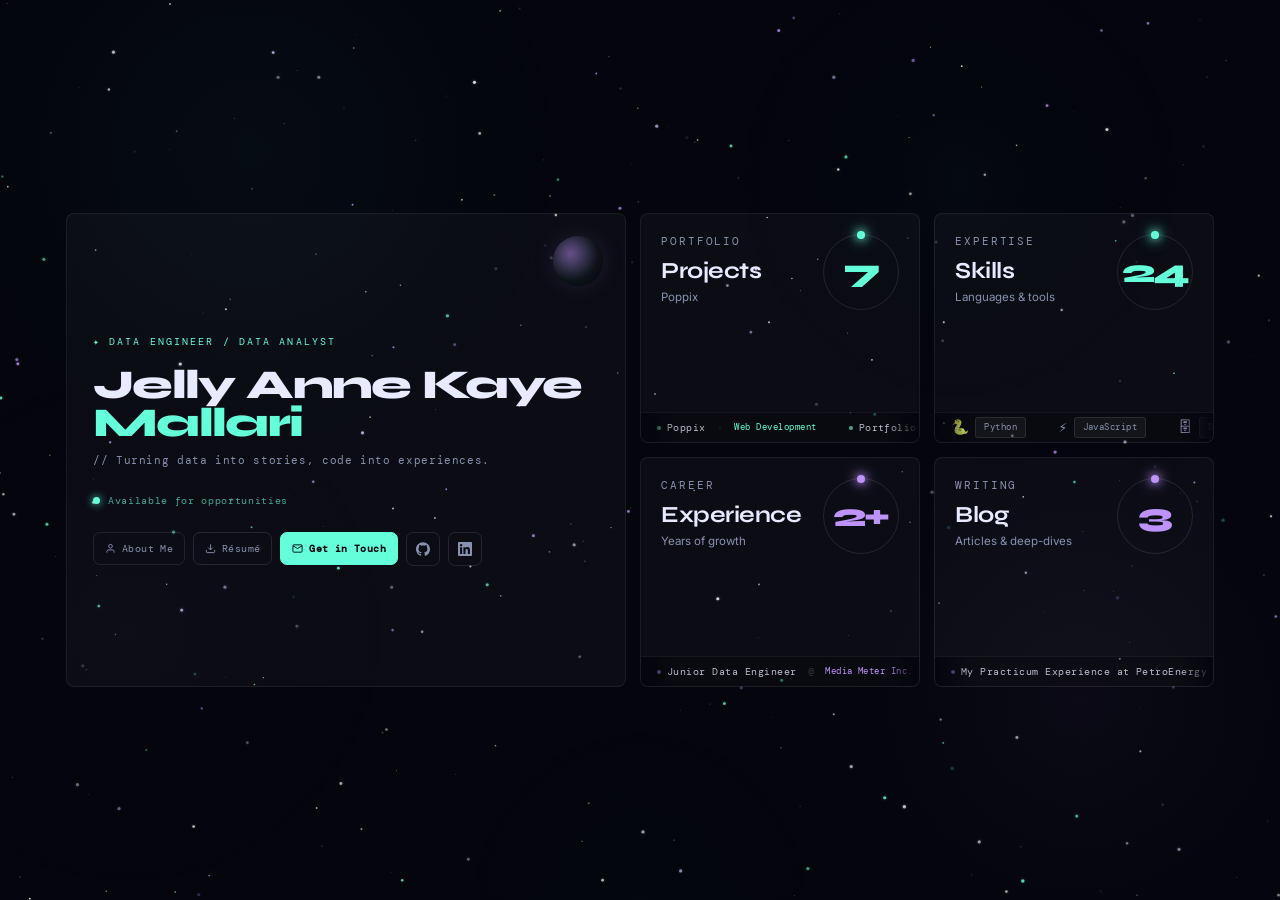
<file: index.html>
<!DOCTYPE html>
<html lang="en">
<head>
  <meta charset="UTF-8"/>
  <meta name="viewport" content="width=device-width, initial-scale=1.0"/>
  <title>Jelly Anne Kaye Mallari — Portfolio</title>
  <link rel="preconnect" href="https://fonts.googleapis.com"/>
  <link rel="preconnect" href="https://fonts.gstatic.com" crossorigin/>
  <link href="https://fonts.googleapis.com/css2?family=Syne:wght@400;600;700;800&family=DM+Mono:wght@300;400;500&family=Inter:wght@300;400;500&display=swap" rel="stylesheet"/>
  <link rel="stylesheet" href="assets/css/main.css" />
</head>
<body>
<canvas id="gc"></canvas>
<div class="nb"></div>

<div class="screen">
  <div class="grid" id="grid"></div>
</div>

<script type="module">
import DataStore from './assets/js/dataStore.js';
import UI from './assets/js/ui.js';
import ContactForm from './assets/js/contactForm.js';

/* ══════════════════════════════════════════════
   GALAXY CANVAS — stars, nebula, shooting stars
══════════════════════════════════════════════ */
(function () {
  const cv = document.getElementById('gc');
  const cx = cv.getContext('2d');
  let stars = [], shots = [];
  const COLS = ['#ffffff','#e8eaff','#c8d0ff','#64ffda','#bd93f9'];

  function resize() {
    cv.width = innerWidth; cv.height = innerHeight;
    stars = [];
    for (let i = 0; i < 320; i++) stars.push({
      x: Math.random() * cv.width,  y: Math.random() * cv.height,
      r: Math.random() * 1.5 + 0.2,
      col: COLS[Math.floor(Math.random() * COLS.length)],
      op: Math.random() * .7 + .15,
      spd: Math.random() * .007 + .002,
      dir: Math.random() > .5 ? 1 : -1
    });
  }

  function shoot() {
    if (Math.random() > .4) return;
    const a = Math.PI / 6 + Math.random() * Math.PI / 8;
    shots.push({ x: Math.random() * cv.width * .85, y: Math.random() * cv.height * .4,
      spd: Math.random() * 11 + 7, len: Math.random() * 150 + 70, a, life: 1 });
  }

  function frame() {
    cx.clearRect(0, 0, cv.width, cv.height);

    /* soft nebula blobs */
    [{ x: cv.width*.75, y: cv.height*.2,  r: 240, c: '100,255,218', a: .02  },
     { x: cv.width*.1,  y: cv.height*.7,  r: 280, c: '189,147,249', a: .018 },
     { x: cv.width*.5,  y: cv.height,     r: 200, c: '100,255,218', a: .013 }
    ].forEach(n => {
      const g = cx.createRadialGradient(n.x, n.y, 0, n.x, n.y, n.r);
      g.addColorStop(0, `rgba(${n.c},${n.a})`); g.addColorStop(1, 'transparent');
      cx.save(); cx.fillStyle = g; cx.beginPath(); cx.arc(n.x, n.y, n.r, 0, Math.PI*2); cx.fill(); cx.restore();
    });

    /* twinkling stars */
    stars.forEach(s => {
      s.op += s.spd * s.dir;
      if (s.op >= .85 || s.op <= .08) s.dir *= -1;
      cx.save(); cx.globalAlpha = s.op;
      cx.beginPath(); cx.arc(s.x, s.y, s.r, 0, Math.PI*2); cx.fillStyle = s.col; cx.fill();
      if (s.r > 1.1) {
        cx.globalAlpha = s.op * .22;
        const g = cx.createRadialGradient(s.x, s.y, 0, s.x, s.y, s.r * 3);
        g.addColorStop(0, s.col); g.addColorStop(1, 'transparent');
        cx.fillStyle = g; cx.beginPath(); cx.arc(s.x, s.y, s.r*3, 0, Math.PI*2); cx.fill();
      }
      cx.restore();
    });

    /* shooting stars */
    shots = shots.filter(s => s.life > 0);
    shots.forEach(s => {
      s.x += Math.cos(s.a) * s.spd; s.y += Math.sin(s.a) * s.spd; s.life -= .017;
      const tx = s.x - Math.cos(s.a) * s.len, ty = s.y - Math.sin(s.a) * s.len;
      cx.save(); cx.globalAlpha = s.life;
      const g = cx.createLinearGradient(tx, ty, s.x, s.y);
      g.addColorStop(0, 'transparent'); g.addColorStop(.6, 'rgba(200,210,255,.35)'); g.addColorStop(1, '#fff');
      cx.strokeStyle = g; cx.lineWidth = 1.4;
      cx.beginPath(); cx.moveTo(tx, ty); cx.lineTo(s.x, s.y); cx.stroke();
      cx.globalAlpha = s.life * .7;
      cx.beginPath(); cx.arc(s.x, s.y, 2, 0, Math.PI*2); cx.fillStyle = '#fff'; cx.fill();
      cx.restore();
    });

    requestAnimationFrame(frame);
  }

  resize();
  window.addEventListener('resize', resize);
  setInterval(shoot, 3000);
  frame();
})();

/* ══════════════════════════════════════════════
   HELPERS
══════════════════════════════════════════════ */
function calculateExperience() {
  const startDate = new Date('2025-04-01'); // April 2025
  const now = new Date();
  
  const years = now.getFullYear() - startDate.getFullYear();
  const months = now.getMonth() - startDate.getMonth();
  
  let totalYears = years;
  let totalMonths = months;
  
  if (totalMonths < 0) {
    totalYears--;
    totalMonths += 12;
  }
  
  // Format: minimum is 1, show + for additional months beyond complete years
  if (totalYears === 0) {
    return '1'; // First year always shows as 1
  }
  
  return totalMonths > 0 ? `${totalYears + 1}+` : `${totalYears + 1}`;
}

function ticker(items, dur = '22s') {
  const inner = items.join('');
  return `<div class="ticker-wrap"><div class="ticker-track" style="--tdur:${dur}">${inner}${inner}</div></div>`;
}
function projItem(p) {
  return `<div class="ti-item"><span class="ti-dot"></span><span style="color:rgba(232,234,255,.8)">${UI.esc(p.title)}</span><span style="color:rgba(255,255,255,.18);padding:0 5px">·</span><span style="color:var(--cy);font-size:.58rem">${UI.esc(p.category)}</span></div>`;
}
function expItem(e) {
  return `<div class="ti-item"><span class="ti-dot" style="background:var(--vi)"></span><span style="color:rgba(232,234,255,.8)">${UI.esc(e.role)}</span><span style="color:rgba(255,255,255,.18);padding:0 5px">@</span><span style="color:var(--vi);font-size:.58rem">${UI.esc(e.company)}</span></div>`;
}
const IC = {Python:'🐍',JavaScript:'⚡',TypeScript:'🔷',SQL:'🗄',R:'📊',Bash:'💻','Node.js':'🟢','FastAPI':'⚡','Flask':'🌶','Express.js':'🚀','D3.js':'📈',Pandas:'🐼',NumPy:'🔢','scikit-learn':'🤖',TensorFlow:'🧠',Tableau:'📊','Power BI':'📊',PostgreSQL:'🐘',MongoDB:'🍃',MySQL:'🐬',Redis:'🔴',Docker:'🐳',Git:'🌿',Linux:'🐧',Figma:'🎨',Jupyter:'📓'};
function skillItem(s) {
  return `<div class="ti-item"><span style="font-size:.9rem">${IC[s]||'◆'}</span><span class="ti-pill">${UI.esc(s)}</span></div>`;
}
function blogItem(b) {
  const t = b.title.length > 44 ? b.title.slice(0, 42) + '…' : b.title;
  return `<div class="ti-item"><span class="ti-dot" style="background:var(--vi)"></span><span style="color:rgba(232,234,255,.8)">${UI.esc(t)}</span><span style="color:var(--vi);font-size:.56rem;margin-left:5px">${UI.esc(b.readTime)}</span></div>`;
}

/* num-orbit widget — ring rotates, dot is a child so it orbits naturally */
function numOrbit(val) {
  return `<div class="num-orbit">
    <div class="orb-ring"><div class="orb-dot"></div></div>
    <span class="tile-num">${val}</span>
  </div>`;
}

const ARR = `<div class="tile-arrow"></div>`;

const GH = `<svg viewBox="0 0 24 24" fill="currentColor"><path d="M12 .297c-6.63 0-12 5.373-12 12 0 5.303 3.438 9.8 8.205 11.385.6.113.82-.258.82-.577 0-.285-.01-1.04-.015-2.04-3.338.724-4.042-1.61-4.042-1.61-.546-1.385-1.335-1.755-1.335-1.755-1.087-.744.084-.729.084-.729 1.205.084 1.838 1.236 1.838 1.236 1.07 1.835 2.809 1.305 3.495.998.108-.776.417-1.305.76-1.605-2.665-.3-5.466-1.332-5.466-5.93 0-1.31.465-2.38 1.235-3.22-.135-.303-.54-1.523.105-3.176 0 0 1.005-.322 3.3 1.23.96-.267 1.98-.399 3-.405 1.02.006 2.04.138 3 .405 2.28-1.552 3.285-1.23 3.285-1.23.645 1.653.24 2.873.12 3.176.765.84 1.23 1.91 1.23 3.22 0 4.61-2.805 5.625-5.475 5.92.42.36.81 1.096.81 2.22 0 1.606-.015 2.896-.015 3.286 0 .315.21.69.825.57C20.565 22.092 24 17.592 24 12.297c0-6.627-5.373-12-12-12"/></svg>`;
const LI = `<svg viewBox="0 0 24 24" fill="currentColor"><path d="M20.447 20.452h-3.554v-5.569c0-1.328-.027-3.037-1.852-3.037-1.853 0-2.136 1.445-2.136 2.939v5.667H9.351V9h3.414v1.561h.046c.477-.9 1.637-1.85 3.37-1.85 3.601 0 4.267 2.37 4.267 5.455v6.286zM5.337 7.433a2.062 2.062 0 0 1-2.063-2.065 2.064 2.064 0 1 1 2.063 2.065zm1.782 13.019H3.555V9h3.564v11.452zM22.225 0H1.771C.792 0 0 .774 0 1.729v20.542C0 23.227.792 24 1.771 24h20.451C23.2 24 24 23.227 24 22.271V1.729C24 .774 23.2 0 22.222 0h.003z"/></svg>`;

/* ══════════════════════════════════════════════
   RENDER
══════════════════════════════════════════════ */
async function render() {
  const data = await DataStore.getData();
  const { stats, projects, skills, blogs, experience, profile } = data;
  const fp = projects.find(p => p.featured);
  const allSkills = [
    ...(skills.languages  || []),
    ...(skills.frameworks || []),
    ...(skills.data       || []).slice(0, 5),
    ...(skills.databases  || []).slice(0, 3),
    ...(skills.tools      || []).slice(0, 3)
  ];

  // Calculate dynamic experience
  const experienceYears = calculateExperience();

  // Extract profile data with fallbacks
  const profileName = profile?.name || 'Jelly Anne Kaye Mallari';
  const nameParts = profileName.split(' ');
  const firstName = nameParts.slice(0, -1).join(' ');
  const lastName = nameParts[nameParts.length - 1];
  const profileTitle = profile?.title || 'Developer & Data Analyst';
  const profileTagline = profile?.tagline || 'code that speaks · data that tells stories';
  const profileEmail = profile?.email || 'jellyannekaymallari@email.com';
  const profileGithub = profile?.github || 'https://github.com/jellymallari';
  const profileLinkedin = profile?.linkedin || 'https://linkedin.com/in/jellymallari';
  const profileResume = profile?.resumeUrl || '#';
  const availableStatus = profile?.available !== false;

  document.getElementById('grid').innerHTML = `

    <!-- ① IDENTITY — col 1, row 1–2 -->
    <div class="tile t-identity">
      <div class="id-planet"></div>

      <div class="id-top">
        <p class="id-eye">✦ ${UI.esc(profileTitle)}</p>
        <h1 class="id-name">${UI.esc(firstName)}<br><span class="cy">${UI.esc(lastName)}</span></h1>
        <p class="id-role">// ${UI.esc(profileTagline)}</p>
        <div class="id-status"><div class="sdot"></div>${availableStatus ? 'Available for opportunities' : 'Not currently available'}</div>
      </div>

      <!-- single-row: About Me · Résumé · Get in Touch · GH · LI -->
      <div class="id-bottom">
        <a href="pages/about.html" class="id-btn ibg">
          <svg viewBox="0 0 24 24" fill="none" stroke="currentColor" stroke-width="2"><path d="M20 21v-2a4 4 0 0 0-4-4H8a4 4 0 0 0-4 4v2"/><circle cx="12" cy="7" r="4"/></svg>
          About Me
        </a>
        <a href="${profileResume}" class="id-btn ibo" ${profileResume !== '#' ? 'target="_blank"' : ''}>
          <svg viewBox="0 0 24 24" fill="none" stroke="currentColor" stroke-width="2"><path d="M21 15v4a2 2 0 0 1-2 2H5a2 2 0 0 1-2-2v-4"/><polyline points="7 10 12 15 17 10"/><line x1="12" y1="15" x2="12" y2="3"/></svg>
          Résumé
        </a>
        <a href="#" class="id-btn ibp contact-trigger">
          <svg viewBox="0 0 24 24" fill="none" stroke="currentColor" stroke-width="2"><path d="M4 4h16c1.1 0 2 .9 2 2v12c0 1.1-.9 2-2 2H4c-1.1 0-2-.9-2-2V6c0-1.1.9-2 2-2z"/><polyline points="22,6 12,12 2,6"/></svg>
          Get in Touch
        </a>
        <a href="${profileGithub}" target="_blank" class="soc-btn" title="GitHub">${GH}</a>
        <a href="${profileLinkedin}" target="_blank" class="soc-btn" title="LinkedIn">${LI}</a>
      </div>
    </div>

    <!-- ② PROJECTS — col 2, row 1 -->
    <a href="pages/projects.html" class="tile t-projects">
      <div class="tile-top">
        <div>
          <div class="tile-label">Portfolio</div>
          <div class="tile-title">Projects</div>
          <div class="tile-sub">${fp ? UI.esc(fp.title) : 'Full-stack · ML · Analytics'}</div>
        </div>
        ${numOrbit(stats.projects)}
      </div>
      ${ticker(projects.map(projItem), '26s')}
      ${ARR}
    </a>

    <!-- ③ SKILLS — col 3, row 1 -->
    <a href="pages/skills.html" class="tile t-skills">
      <div class="tile-top">
        <div>
          <div class="tile-label">Expertise</div>
          <div class="tile-title">Skills</div>
          <div class="tile-sub">Languages &amp; tools</div>
        </div>
        ${numOrbit(stats.technologies)}
      </div>
      ${ticker(allSkills.map(skillItem), '28s')}
      ${ARR}
    </a>

    <!-- ④ EXPERIENCE — col 2, row 2 -->
    <a href="pages/experience.html" class="tile t-exp">
      <div class="tile-top">
        <div>
          <div class="tile-label">Career</div>
          <div class="tile-title">Experience</div>
          <div class="tile-sub">Years of growth</div>
        </div>
        ${numOrbit(experienceYears)}
      </div>
      ${ticker(experience.map(expItem), '20s')}
      ${ARR}
    </a>

    <!-- ⑤ BLOG — col 3, row 2 -->
    <a href="pages/blog.html" class="tile t-blog">
      <div class="tile-top">
        <div>
          <div class="tile-label">Writing</div>
          <div class="tile-title">Blog</div>
          <div class="tile-sub">Articles &amp; deep-dives</div>
        </div>
        ${numOrbit(stats.blogs)}
      </div>
      ${ticker(blogs.map(blogItem), '24s')}
      ${ARR}
    </a>

  `;
}

/* ----------------------------------------------
   RENDER & INITIALIZE
---------------------------------------------- */
render().then(() => {
  // Initialize contact form
  ContactForm.init();
});
</script>
</body>
</html>
</file>
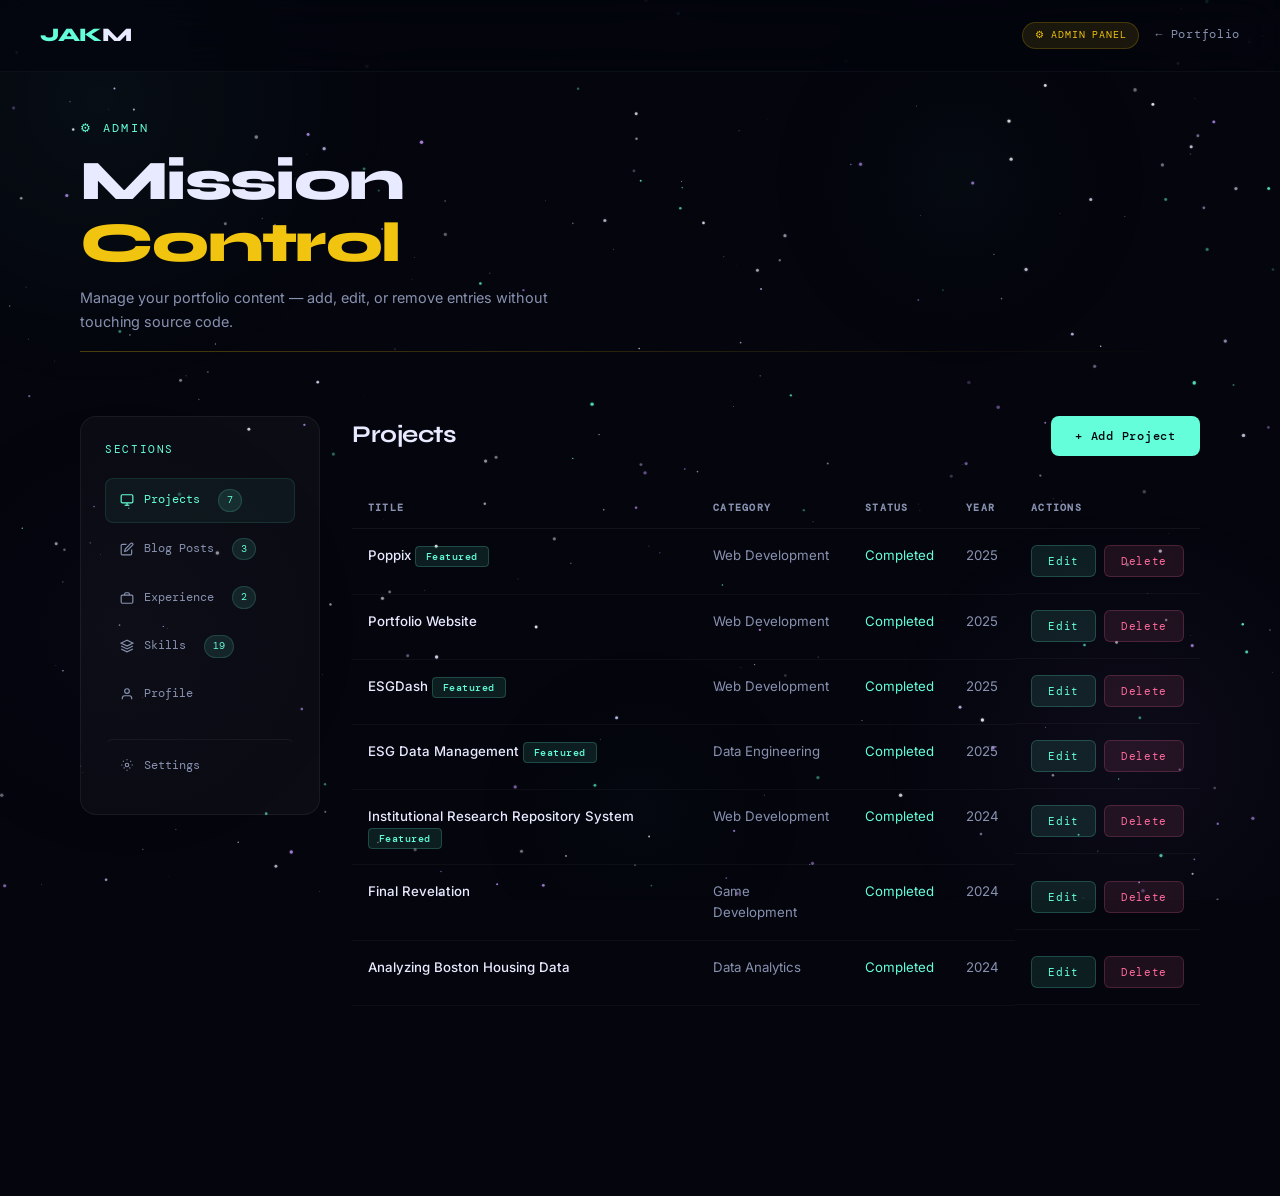
<file: admin/admin.html>
<!DOCTYPE html>
<html lang="en">
<head>
  <meta charset="UTF-8" />
  <meta name="viewport" content="width=device-width, initial-scale=1.0" />
  <title>Admin — JAKM Portfolio</title>
  <link rel="stylesheet" href="../assets/css/main.css" />
  <style>
    .admin-badge {
      display: inline-flex;
      align-items: center;
      gap: 6px;
      padding: 4px 12px;
      border-radius: 20px;
      background: rgba(241,196,15,0.1);
      border: 1px solid rgba(241,196,15,0.2);
      font-family: var(--font-mono);
      font-size: 0.65rem;
      color: var(--accent-gold);
      letter-spacing: 0.08em;
      text-transform: uppercase;
    }
    .count-badge {
      padding: 2px 8px;
      border-radius: 20px;
      background: rgba(100,255,218,0.1);
      border: 1px solid rgba(100,255,218,0.15);
      font-family: var(--font-mono);
      font-size: 0.65rem;
      color: var(--accent-cyan);
      margin-left: 8px;
    }
    .empty-state {
      text-align: center;
      padding: 60px 24px;
      font-family: var(--font-mono);
      font-size: 0.82rem;
      color: var(--star-dim);
    }
    .danger-zone {
      margin-top: 40px;
      padding: 24px;
      border: 1px solid rgba(255,107,157,0.15);
      border-radius: var(--radius);
      background: rgba(255,107,157,0.03);
    }
    .danger-zone h3 {
      font-family: var(--font-mono);
      font-size: 0.72rem;
      color: var(--accent-rose);
      letter-spacing: 0.1em;
      text-transform: uppercase;
      margin-bottom: 12px;
    }
    .danger-zone p {
      font-size: 0.8rem;
      color: var(--star-dim);
      margin-bottom: 16px;
    }
  </style>
</head>
<body>
  <canvas id="galaxy-canvas"></canvas>
  <div class="nebula-bg"></div>
  <div class="site-wrapper">
    <nav class="nav" id="main-nav">
      <div class="nav-logo" onclick="location.href='../index.html'" style="cursor:pointer">JAK<span>M</span></div>
      <div style="display:flex;align-items:center;gap:16px">
        <span class="admin-badge">⚙ Admin Panel</span>
        <a href="../index.html" style="font-family:var(--font-mono);font-size:0.72rem;color:var(--star-dim);letter-spacing:0.06em">← Portfolio</a>
      </div>
    </nav>

    <main class="page-wrapper">
      <header class="page-header">
        <p class="page-eyebrow">⚙ Admin</p>
        <h1 class="page-title">Mission<br><span style="color:var(--accent-gold)">Control</span></h1>
        <p class="page-subtitle">Manage your portfolio content — add, edit, or remove entries without touching source code.</p>
        <div class="page-divider" style="background:linear-gradient(90deg,var(--accent-gold),transparent)"></div>
      </header>

      <div class="admin-layout">
        <!-- Sidebar -->
        <nav class="admin-sidebar">
          <div class="admin-sidebar-title">Sections</div>
          <div class="admin-nav-item active" data-panel="projects">
            <svg width="14" height="14" viewBox="0 0 24 24" fill="none" stroke="currentColor" stroke-width="2"><rect x="2" y="3" width="20" height="14" rx="2"/><line x1="8" y1="21" x2="16" y2="21"/><line x1="12" y1="17" x2="12" y2="21"/></svg>
            Projects <span class="count-badge" id="cnt-projects">0</span>
          </div>
          <div class="admin-nav-item" data-panel="blogs">
            <svg width="14" height="14" viewBox="0 0 24 24" fill="none" stroke="currentColor" stroke-width="2"><path d="M11 4H4a2 2 0 0 0-2 2v14a2 2 0 0 0 2 2h14a2 2 0 0 0 2-2v-7"/><path d="M18.5 2.5a2.121 2.121 0 0 1 3 3L12 15l-4 1 1-4 9.5-9.5z"/></svg>
            Blog Posts <span class="count-badge" id="cnt-blogs">0</span>
          </div>
          <div class="admin-nav-item" data-panel="experience">
            <svg width="14" height="14" viewBox="0 0 24 24" fill="none" stroke="currentColor" stroke-width="2"><rect x="2" y="7" width="20" height="14" rx="2"/><path d="M16 7V5a2 2 0 0 0-2-2h-4a2 2 0 0 0-2 2v2"/></svg>
            Experience <span class="count-badge" id="cnt-experience">0</span>
          </div>
          <div class="admin-nav-item" data-panel="skills">
            <svg width="14" height="14" viewBox="0 0 24 24" fill="none" stroke="currentColor" stroke-width="2"><polygon points="12 2 2 7 12 12 22 7 12 2"/><polyline points="2 17 12 22 22 17"/><polyline points="2 12 12 17 22 12"/></svg>
            Skills <span class="count-badge" id="cnt-skills">0</span>
          </div>
          <div class="admin-nav-item" data-panel="profile">
            <svg width="14" height="14" viewBox="0 0 24 24" fill="none" stroke="currentColor" stroke-width="2"><path d="M20 21v-2a4 4 0 0 0-4-4H8a4 4 0 0 0-4 4v2"/><circle cx="12" cy="7" r="4"/></svg>
            Profile
          </div>
          <div class="admin-nav-item" data-panel="settings" style="margin-top:24px;border-top:1px solid rgba(255,255,255,0.05);padding-top:16px">
            <svg width="14" height="14" viewBox="0 0 24 24" fill="none" stroke="currentColor" stroke-width="2"><circle cx="12" cy="12" r="3"/><path d="M19.07 4.93l-1.41 1.41M4.93 4.93l1.41 1.41M12 2v2M12 20v2M20 12h2M2 12h2M17.66 17.66l-1.41-1.41M6.34 17.66l1.41-1.41"/></svg>
            Settings
          </div>
        </nav>

        <!-- Main Content -->
        <div class="admin-content">

          <!-- PROJECTS PANEL -->
          <div class="admin-panel active" id="panel-projects">
            <div class="admin-panel-header">
              <h2 class="admin-panel-title">Projects</h2>
              <button class="btn btn-primary" id="add-project-btn" onclick="AdminApp.openForm('projects')">+ Add Project</button>
            </div>
            <div id="project-form-wrapper">
              <div class="admin-form" id="project-form">
                <h3 style="font-family:var(--font-display);font-size:1.1rem;margin-bottom:24px" id="project-form-title">New Project</h3>
                <input type="hidden" id="project-edit-id" />
                <div class="form-grid">
                  <div class="form-group"><label class="form-label">Title</label><input class="form-input" id="p-title" placeholder="Project title" /></div>
                  <div class="form-group"><label class="form-label">Category</label>
                    <select class="form-select" id="p-category">
                      <option>Data Analytics</option>
                      <option>Machine Learning</option>
                      <option>Web Development</option>
                      <option>Other</option>
                    </select>
                  </div>
                  <div class="form-group full"><label class="form-label">Description</label><textarea class="form-textarea" id="p-description" placeholder="Project description"></textarea></div>
                  <div class="form-group"><label class="form-label">Technologies (comma-separated)</label><input class="form-input" id="p-tech" placeholder="Python, React, SQL" /></div>
                  <div class="form-group"><label class="form-label">Status</label>
                    <select class="form-select" id="p-status"><option>Completed</option><option>In Progress</option><option>Planned</option></select>
                  </div>
                  <div class="form-group"><label class="form-label">Year</label><input class="form-input" id="p-year" type="number" placeholder="2024" /></div>
                  <div class="form-group"><label class="form-label">GitHub URL</label><input class="form-input" id="p-github" placeholder="https://github.com/..." /></div>
                  <div class="form-group"><label class="form-label">Demo URL</label><input class="form-input" id="p-demo" placeholder="https://..." /></div>
                  <div class="form-group" style="flex-direction:row;align-items:center;gap:10px">
                    <input type="checkbox" id="p-featured" style="width:16px;height:16px;accent-color:var(--accent-cyan)" />
                    <label class="form-label" for="p-featured" style="margin:0">Featured project</label>
                  </div>
                </div>
                <div class="form-actions">
                  <button class="btn btn-primary" onclick="AdminApp.saveProject()">Save Project</button>
                  <button class="btn btn-outline" onclick="AdminApp.closeForm('project-form')">Cancel</button>
                </div>
              </div>
            </div>
            <table class="admin-table" id="projects-table">
              <thead><tr><th>Title</th><th>Category</th><th>Status</th><th>Year</th><th>Actions</th></tr></thead>
              <tbody id="projects-tbody"></tbody>
            </table>
          </div>

          <!-- BLOGS PANEL -->
          <div class="admin-panel" id="panel-blogs">
            <div class="admin-panel-header">
              <h2 class="admin-panel-title">Blog Posts</h2>
              <button class="btn btn-primary" onclick="AdminApp.openForm('blogs')">+ Add Post</button>
            </div>
            <div class="admin-form" id="blog-form">
              <h3 style="font-family:var(--font-display);font-size:1.1rem;margin-bottom:24px" id="blog-form-title">New Blog Post</h3>
              <input type="hidden" id="blog-edit-id" />
              <div class="form-grid">
                <div class="form-group full"><label class="form-label">Title</label><input class="form-input" id="b-title" placeholder="Post title" /></div>
                <div class="form-group"><label class="form-label">Category</label><input class="form-input" id="b-category" placeholder="Data Engineering" /></div>
                <div class="form-group"><label class="form-label">Read Time</label><input class="form-input" id="b-readtime" placeholder="8 min" /></div>
                <div class="form-group"><label class="form-label">Date</label><input class="form-input" id="b-date" type="date" /></div>
                <div class="form-group"><label class="form-label">URL</label><input class="form-input" id="b-url" placeholder="https://..." /></div>
                <div class="form-group full"><label class="form-label">Excerpt</label><textarea class="form-textarea" id="b-excerpt" placeholder="Short description of the post"></textarea></div>
                <div class="form-group full"><label class="form-label">Tags (comma-separated)</label><input class="form-input" id="b-tags" placeholder="Python, Data, ETL" /></div>
              </div>
              <div class="form-actions">
                <button class="btn btn-primary" onclick="AdminApp.saveBlog()">Save Post</button>
                <button class="btn btn-outline" onclick="AdminApp.closeForm('blog-form')">Cancel</button>
              </div>
            </div>
            <table class="admin-table">
              <thead><tr><th>Title</th><th>Category</th><th>Date</th><th>Read Time</th><th>Actions</th></tr></thead>
              <tbody id="blogs-tbody"></tbody>
            </table>
          </div>

          <!-- EXPERIENCE PANEL -->
          <div class="admin-panel" id="panel-experience">
            <div class="admin-panel-header">
              <h2 class="admin-panel-title">Experience</h2>
              <button class="btn btn-primary" onclick="AdminApp.openForm('experience')">+ Add Entry</button>
            </div>
            <div class="admin-form" id="experience-form">
              <h3 style="font-family:var(--font-display);font-size:1.1rem;margin-bottom:24px">Experience Entry</h3>
              <input type="hidden" id="exp-edit-id" />
              <div class="form-grid">
                <div class="form-group"><label class="form-label">Role</label><input class="form-input" id="e-role" placeholder="Data Analyst" /></div>
                <div class="form-group"><label class="form-label">Company</label><input class="form-input" id="e-company" placeholder="Company Name" /></div>
                <div class="form-group"><label class="form-label">Period</label><input class="form-input" id="e-period" placeholder="2023 – Present" /></div>
                <div class="form-group"><label class="form-label">Type</label>
                  <select class="form-select" id="e-type"><option>Full-time</option><option>Part-time</option><option>Contractual</option><option></option>Internship</option><option>Freelance</option></select>
                </div>
                <div class="form-group full"><label class="form-label">Description</label><textarea class="form-textarea" id="e-description" placeholder="Role description"></textarea></div>
                <div class="form-group full"><label class="form-label">Highlights (one per line)</label><textarea class="form-textarea" id="e-highlights" placeholder="Built X that achieved Y&#10;Led team of N"></textarea></div>
              </div>
              <div class="form-actions">
                <button class="btn btn-primary" onclick="AdminApp.saveExperience()">Save Entry</button>
                <button class="btn btn-outline" onclick="AdminApp.closeForm('experience-form')">Cancel</button>
              </div>
            </div>
            <table class="admin-table">
              <thead><tr><th>Role</th><th>Company</th><th>Period</th><th>Type</th><th>Actions</th></tr></thead>
              <tbody id="experience-tbody"></tbody>
            </table>
          </div>

          <!-- SKILLS PANEL -->
          <div class="admin-panel" id="panel-skills">
            <div class="admin-panel-header">
              <h2 class="admin-panel-title">Skills</h2>
              <button class="btn btn-primary" onclick="AdminApp.saveSkills()">Save All Skills</button>
            </div>
            <div class="admin-form visible" id="skills-form" style="display:block">
              <p style="font-size:0.85rem;color:var(--star-dim);margin-bottom:24px">Manage your skills by category. Add skills separated by commas.</p>
              <div class="form-grid">
                <div class="form-group full">
                  <label class="form-label">💻 Programming Languages</label>
                  <input class="form-input" id="s-languages" placeholder="Python, JavaScript, TypeScript, SQL, R" />
                  <small style="font-size:0.7rem;color:var(--star-dim);margin-top:4px">Languages you code in</small>
                </div>
                <div class="form-group full">
                  <label class="form-label">⚡ Frameworks & Libraries</label>
                  <input class="form-input" id="s-frameworks" placeholder="React, Node.js, FastAPI, Flask, Express.js" />
                  <small style="font-size:0.7rem;color:var(--star-dim);margin-top:4px">Frameworks and libraries you use</small>
                </div>
                <div class="form-group full">
                  <label class="form-label">📊 Data & Analytics</label>
                  <input class="form-input" id="s-data" placeholder="Pandas, NumPy, scikit-learn, Tableau, Power BI" />
                  <small style="font-size:0.7rem;color:var(--star-dim);margin-top:4px">Data science and analytics tools</small>
                </div>
                <div class="form-group full">
                  <label class="form-label">🗄️ Databases</label>
                  <input class="form-input" id="s-databases" placeholder="PostgreSQL, MongoDB, MySQL, Redis" />
                  <small style="font-size:0.7rem;color:var(--star-dim);margin-top:4px">Database systems you work with</small>
                </div>
                <div class="form-group full">
                  <label class="form-label">🛠️ Tools & Technologies</label>
                  <input class="form-input" id="s-tools" placeholder="Docker, Git, Linux, Figma, VS Code" />
                  <small style="font-size:0.7rem;color:var(--star-dim);margin-top:4px">Dev tools and technologies</small>
                </div>
              </div>
            </div>
            <div style="margin-top:32px;padding:20px;border:1px solid rgba(100,255,218,0.1);border-radius:var(--radius);background:rgba(100,255,218,0.02)">
              <h3 style="font-family:var(--font-mono);font-size:0.75rem;color:var(--accent-cyan);letter-spacing:0.1em;margin-bottom:12px">📋 CURRENT SKILLS SUMMARY</h3>
              <div id="skills-preview" style="font-size:0.8rem;color:var(--star-dim);line-height:1.7"></div>
            </div>
          </div>

          <!-- PROFILE PANEL -->
          <div class="admin-panel" id="panel-profile">
            <div class="admin-panel-header">
              <h2 class="admin-panel-title">Profile</h2>
            </div>
            <div class="admin-form visible" id="profile-form" style="display:block">
              <div class="form-grid">
                <div class="form-group"><label class="form-label">Full Name</label><input class="form-input" id="prof-name" /></div>
                <div class="form-group"><label class="form-label">Title</label><input class="form-input" id="prof-title" /></div>
                <div class="form-group full"><label class="form-label">Bio</label><textarea class="form-textarea" id="prof-bio" style="min-height:120px"></textarea></div>
                <div class="form-group"><label class="form-label">Email</label><input class="form-input" id="prof-email" type="email" /></div>
                <div class="form-group"><label class="form-label">Location</label><input class="form-input" id="prof-location" /></div>
                <div class="form-group"><label class="form-label">GitHub URL</label><input class="form-input" id="prof-github" /></div>
                <div class="form-group"><label class="form-label">LinkedIn URL</label><input class="form-input" id="prof-linkedin" /></div>
                <div class="form-group"><label class="form-label">Resume URL</label><input class="form-input" id="prof-resume" /></div>
                <div class="form-group" style="flex-direction:row;align-items:center;gap:10px">
                  <input type="checkbox" id="prof-available" style="width:16px;height:16px;accent-color:var(--accent-cyan)" />
                  <label class="form-label" for="prof-available" style="margin:0">Available for opportunities</label>
                </div>
              </div>
              <div class="form-actions">
                <button class="btn btn-primary" onclick="AdminApp.saveProfile()">Save Profile</button>
              </div>
            </div>
          </div>

          <!-- SETTINGS PANEL -->
          <div class="admin-panel" id="panel-settings">
            <div class="admin-panel-header">
              <h2 class="admin-panel-title">Settings</h2>
            </div>
            <div class="danger-zone">
              <h3>⚠ Danger Zone</h3>
              <p>Reset all portfolio data back to the default sample content. This cannot be undone.</p>
              <button class="btn btn-outline" style="border-color:rgba(255,107,157,0.3);color:var(--accent-rose)" onclick="AdminApp.resetData()">Reset to Defaults</button>
            </div>
            <div style="margin-top:24px;background:var(--card-bg);border:1px solid var(--card-border);border-radius:var(--radius);padding:24px">
              <h3 style="font-family:var(--font-mono);font-size:0.72rem;color:var(--star-dim);letter-spacing:0.1em;text-transform:uppercase;margin-bottom:12px">Data Export</h3>
              <p style="font-size:0.8rem;color:var(--star-dim);margin-bottom:16px">Export your current portfolio data as JSON.</p>
              <button class="btn btn-outline" onclick="AdminApp.exportData()">Export JSON</button>
            </div>
          </div>

        </div>
      </div>
    </main>
  </div>

  <script type="module">
    import { GalaxyAnimation } from '../assets/js/animations.js';
    import DataStore from '../assets/js/dataStore.js';
    import UI from '../assets/js/ui.js';

    GalaxyAnimation.init();
    window.addEventListener('scroll', () => {
      const nav = document.getElementById('main-nav');
      if (nav) nav.style.background = window.scrollY > 40 ? 'rgba(4,5,13,0.95)' : 'rgba(4,5,13,0.7)';
    });

    // Panel navigation
    document.querySelectorAll('.admin-nav-item').forEach(item => {
      item.addEventListener('click', () => {
        const panel = item.dataset.panel;
        document.querySelectorAll('.admin-nav-item').forEach(i => i.classList.remove('active'));
        document.querySelectorAll('.admin-panel').forEach(p => p.classList.remove('active'));
        item.classList.add('active');
        document.getElementById(`panel-${panel}`)?.classList.add('active');
      });
    });

    // ── AdminApp ──────────────────────────────────
    window.AdminApp = {
      openForm(type) {
        const formIds = { projects: 'project-form', blogs: 'blog-form', experience: 'experience-form' };
        const form = document.getElementById(formIds[type]);
        if (!form) return;
        form.classList.add('visible');
        form.style.display = 'block';
        form.scrollIntoView({ behavior: 'smooth', block: 'nearest' });
        // Reset
        if (type === 'projects') {
          document.getElementById('project-form-title').textContent = 'New Project';
          document.getElementById('project-edit-id').value = '';
          ['p-title','p-description','p-tech','p-github','p-demo'].forEach(id => document.getElementById(id).value = '');
          document.getElementById('p-year').value = new Date().getFullYear();
          document.getElementById('p-featured').checked = false;
        } else if (type === 'blogs') {
          document.getElementById('blog-form-title').textContent = 'New Blog Post';
          document.getElementById('blog-edit-id').value = '';
          ['b-title','b-category','b-readtime','b-date','b-url','b-excerpt','b-tags'].forEach(id => document.getElementById(id).value = '');
        } else if (type === 'experience') {
          ['e-role','e-company','e-period','e-description','e-highlights'].forEach(id => document.getElementById(id).value = '');
          document.getElementById('exp-edit-id').value = '';
        }
      },

      closeForm(formId) {
        const form = document.getElementById(formId);
        if (form) { form.classList.remove('visible'); form.style.display = 'none'; }
      },

      async saveProject() {
        const id = document.getElementById('project-edit-id').value;
        const item = {
          title: document.getElementById('p-title').value.trim(),
          category: document.getElementById('p-category').value,
          description: document.getElementById('p-description').value.trim(),
          tech: document.getElementById('p-tech').value.split(',').map(t => t.trim()).filter(Boolean),
          status: document.getElementById('p-status').value,
          year: parseInt(document.getElementById('p-year').value) || new Date().getFullYear(),
          github: document.getElementById('p-github').value.trim() || '#',
          demo: document.getElementById('p-demo').value.trim() || '#',
          featured: document.getElementById('p-featured').checked,
        };
        if (!item.title) { UI.toast('Title is required', 'error'); return; }
        if (id) { await DataStore.updateItem('projects', id, item); UI.toast('Project updated!'); }
        else { await DataStore.addItem('projects', item); UI.toast('Project added!'); }
        this.closeForm('project-form');
        this.loadProjects();
      },

      async saveBlog() {
        const id = document.getElementById('blog-edit-id').value;
        const item = {
          title: document.getElementById('b-title').value.trim(),
          category: document.getElementById('b-category').value.trim(),
          readTime: document.getElementById('b-readtime').value.trim(),
          date: document.getElementById('b-date').value,
          url: document.getElementById('b-url').value.trim() || '#',
          excerpt: document.getElementById('b-excerpt').value.trim(),
          tags: document.getElementById('b-tags').value.split(',').map(t => t.trim()).filter(Boolean),
        };
        if (!item.title) { UI.toast('Title is required', 'error'); return; }
        if (id) { await DataStore.updateItem('blogs', id, item); UI.toast('Post updated!'); }
        else { await DataStore.addItem('blogs', item); UI.toast('Post added!'); }
        this.closeForm('blog-form');
        this.loadBlogs();
      },

      async saveExperience() {
        const id = document.getElementById('exp-edit-id').value;
        const item = {
          role: document.getElementById('e-role').value.trim(),
          company: document.getElementById('e-company').value.trim(),
          period: document.getElementById('e-period').value.trim(),
          type: document.getElementById('e-type').value,
          description: document.getElementById('e-description').value.trim(),
          highlights: document.getElementById('e-highlights').value.split('\n').map(h => h.trim()).filter(Boolean),
        };
        if (!item.role) { UI.toast('Role is required', 'error'); return; }
        if (id) { await DataStore.updateItem('experience', id, item); UI.toast('Experience updated!'); }
        else { await DataStore.addItem('experience', item); UI.toast('Experience added!'); }
        this.closeForm('experience-form');
        this.loadExperience();
      },

      async saveProfile() {
        const updates = {
          name: document.getElementById('prof-name').value.trim(),
          title: document.getElementById('prof-title').value.trim(),
          bio: document.getElementById('prof-bio').value.trim(),
          email: document.getElementById('prof-email').value.trim(),
          location: document.getElementById('prof-location').value.trim(),
          github: document.getElementById('prof-github').value.trim(),
          linkedin: document.getElementById('prof-linkedin').value.trim(),
          resumeUrl: document.getElementById('prof-resume').value.trim(),
          available: document.getElementById('prof-available').checked,
        };
        await DataStore.updateProfile(updates);
        UI.toast('Profile saved!');
      },

      async saveSkills() {
        const parseSkills = (str) => str.split(',').map(s => s.trim()).filter(Boolean);
        const skillsData = {
          languages: parseSkills(document.getElementById('s-languages').value),
          frameworks: parseSkills(document.getElementById('s-frameworks').value),
          data: parseSkills(document.getElementById('s-data').value),
          databases: parseSkills(document.getElementById('s-databases').value),
          tools: parseSkills(document.getElementById('s-tools').value),
        };
        await DataStore.updateSkills(skillsData);
        UI.toast('Skills updated!');
        this.loadSkills();
      },

      async loadSkills() {
        const skills = await DataStore.getSection('skills');
        if (!skills) return;
        
        // Populate form fields
        document.getElementById('s-languages').value = (skills.languages || []).join(', ');
        document.getElementById('s-frameworks').value = (skills.frameworks || []).join(', ');
        document.getElementById('s-data').value = (skills.data || []).join(', ');
        document.getElementById('s-databases').value = (skills.databases || []).join(', ');
        document.getElementById('s-tools').value = (skills.tools || []).join(', ');

        // Update count badge
        const total = (skills.languages?.length || 0) + 
                     (skills.frameworks?.length || 0) + 
                     (skills.data?.length || 0) + 
                     (skills.databases?.length || 0) + 
                     (skills.tools?.length || 0);
        document.getElementById('cnt-skills').textContent = total;

        // Update preview
        const preview = document.getElementById('skills-preview');
        const categories = [
          { name: 'Languages', items: skills.languages, icon: '💻' },
          { name: 'Frameworks', items: skills.frameworks, icon: '⚡' },
          { name: 'Data & Analytics', items: skills.data, icon: '📊' },
          { name: 'Databases', items: skills.databases, icon: '🗄️' },
          { name: 'Tools', items: skills.tools, icon: '🛠️' }
        ];
        
        preview.innerHTML = categories.map(cat => {
          const items = cat.items || [];
          return items.length > 0 
            ? `<div style="margin-bottom:8px"><strong>${cat.icon} ${cat.name}:</strong> ${items.join(', ')}</div>`
            : '';
        }).join('');
      },

      editProject(id) {
        DataStore.getSection('projects').then(projects => {
          const p = projects.find(x => x.id === id);
          if (!p) return;
          this.openForm('projects');
          document.getElementById('project-form-title').textContent = 'Edit Project';
          document.getElementById('project-edit-id').value = p.id;
          document.getElementById('p-title').value = p.title;
          document.getElementById('p-category').value = p.category;
          document.getElementById('p-description').value = p.description;
          document.getElementById('p-tech').value = (p.tech || []).join(', ');
          document.getElementById('p-status').value = p.status;
          document.getElementById('p-year').value = p.year;
          document.getElementById('p-github').value = p.github || '';
          document.getElementById('p-demo').value = p.demo || '';
          document.getElementById('p-featured').checked = !!p.featured;
        });
      },

      editBlog(id) {
        DataStore.getSection('blogs').then(blogs => {
          const b = blogs.find(x => x.id === id);
          if (!b) return;
          this.openForm('blogs');
          document.getElementById('blog-form-title').textContent = 'Edit Post';
          document.getElementById('blog-edit-id').value = b.id;
          document.getElementById('b-title').value = b.title;
          document.getElementById('b-category').value = b.category;
          document.getElementById('b-readtime').value = b.readTime;
          document.getElementById('b-date').value = b.date;
          document.getElementById('b-url').value = b.url || '';
          document.getElementById('b-excerpt').value = b.excerpt;
          document.getElementById('b-tags').value = (b.tags || []).join(', ');
        });
      },

      editExperience(id) {
        DataStore.getSection('experience').then(exp => {
          const e = exp.find(x => x.id === id);
          if (!e) return;
          this.openForm('experience');
          document.getElementById('exp-edit-id').value = e.id;
          document.getElementById('e-role').value = e.role;
          document.getElementById('e-company').value = e.company;
          document.getElementById('e-period').value = e.period;
          document.getElementById('e-type').value = e.type;
          document.getElementById('e-description').value = e.description;
          document.getElementById('e-highlights').value = (e.highlights || []).join('\n');
        });
      },

      async deleteItem(section, id, label) {
        if (!UI.confirm(`Delete "${label}"? This cannot be undone.`)) return;
        await DataStore.deleteItem(section, id);
        UI.toast(`"${label}" deleted`);
        if (section === 'projects') this.loadProjects();
        else if (section === 'blogs') this.loadBlogs();
        else if (section === 'experience') this.loadExperience();
      },

      async loadProjects() {
        const projects = await DataStore.getSection('projects');
        const tbody = document.getElementById('projects-tbody');
        document.getElementById('cnt-projects').textContent = projects?.length || 0;
        if (!projects?.length) { tbody.innerHTML = `<tr><td colspan="5" class="empty-state">No projects yet. Add one above.</td></tr>`; return; }
        tbody.innerHTML = projects.map(p => `
          <tr>
            <td>${UI.esc(p.title)} ${p.featured ? '<span class="tag accent" style="font-size:0.6rem">Featured</span>' : ''}</td>
            <td>${UI.esc(p.category)}</td>
            <td><span style="color:${p.status==='Completed'?'var(--accent-cyan)':'var(--accent-gold)'}">${UI.esc(p.status)}</span></td>
            <td>${p.year}</td>
            <td style="display:flex;gap:8px">
              <button class="action-btn action-btn-edit" onclick="AdminApp.editProject('${p.id}')">Edit</button>
              <button class="action-btn action-btn-delete" onclick="AdminApp.deleteItem('projects','${p.id}','${UI.esc(p.title)}')">Delete</button>
            </td>
          </tr>
        `).join('');
      },

      async loadBlogs() {
        const blogs = await DataStore.getSection('blogs');
        const tbody = document.getElementById('blogs-tbody');
        document.getElementById('cnt-blogs').textContent = blogs?.length || 0;
        if (!blogs?.length) { tbody.innerHTML = `<tr><td colspan="5" class="empty-state">No blog posts yet.</td></tr>`; return; }
        tbody.innerHTML = blogs.map(b => `
          <tr>
            <td>${UI.esc(b.title)}</td>
            <td>${UI.esc(b.category)}</td>
            <td>${UI.formatDate(b.date)}</td>
            <td>${UI.esc(b.readTime)}</td>
            <td style="display:flex;gap:8px">
              <button class="action-btn action-btn-edit" onclick="AdminApp.editBlog('${b.id}')">Edit</button>
              <button class="action-btn action-btn-delete" onclick="AdminApp.deleteItem('blogs','${b.id}','${UI.esc(b.title)}')">Delete</button>
            </td>
          </tr>
        `).join('');
      },

      async loadExperience() {
        const exp = await DataStore.getSection('experience');
        const tbody = document.getElementById('experience-tbody');
        document.getElementById('cnt-experience').textContent = exp?.length || 0;
        if (!exp?.length) { tbody.innerHTML = `<tr><td colspan="5" class="empty-state">No experience entries yet.</td></tr>`; return; }
        tbody.innerHTML = exp.map(e => `
          <tr>
            <td>${UI.esc(e.role)}</td>
            <td>${UI.esc(e.company)}</td>
            <td>${UI.esc(e.period)}</td>
            <td>${UI.esc(e.type)}</td>
            <td style="display:flex;gap:8px">
              <button class="action-btn action-btn-edit" onclick="AdminApp.editExperience('${e.id}')">Edit</button>
              <button class="action-btn action-btn-delete" onclick="AdminApp.deleteItem('experience','${e.id}','${UI.esc(e.role)}')">Delete</button>
            </td>
          </tr>
        `).join('');
      },

      async loadProfile() {
        const profile = await DataStore.getSection('profile');
        if (!profile) return;
        document.getElementById('prof-name').value = profile.name || '';
        document.getElementById('prof-title').value = profile.title || '';
        document.getElementById('prof-bio').value = profile.bio || '';
        document.getElementById('prof-email').value = profile.email || '';
        document.getElementById('prof-location').value = profile.location || '';
        document.getElementById('prof-github').value = profile.github || '';
        document.getElementById('prof-linkedin').value = profile.linkedin || '';
        document.getElementById('prof-resume').value = profile.resumeUrl || '';
        document.getElementById('prof-available').checked = !!profile.available;
      },

      async resetData() {
        if (!UI.confirm('Reset ALL data to defaults? This cannot be undone.')) return;
        await DataStore.resetToDefault();
        UI.toast('Data reset to defaults');
        this.loadAll();
      },

      async exportData() {
        const data = await DataStore.getData();
        const blob = new Blob([JSON.stringify(data, null, 2)], { type: 'application/json' });
        const url = URL.createObjectURL(blob);
        const a = document.createElement('a');
        a.href = url; a.download = 'portfolio-data.json'; a.click();
        URL.revokeObjectURL(url);
        UI.toast('Data exported!');
      },

      loadAll() {
        this.loadProjects();
        this.loadBlogs();
        this.loadExperience();
        this.loadSkills();
        this.loadProfile();
      }
    };

    AdminApp.loadAll();
  </script>
</body>
</html>
</file>
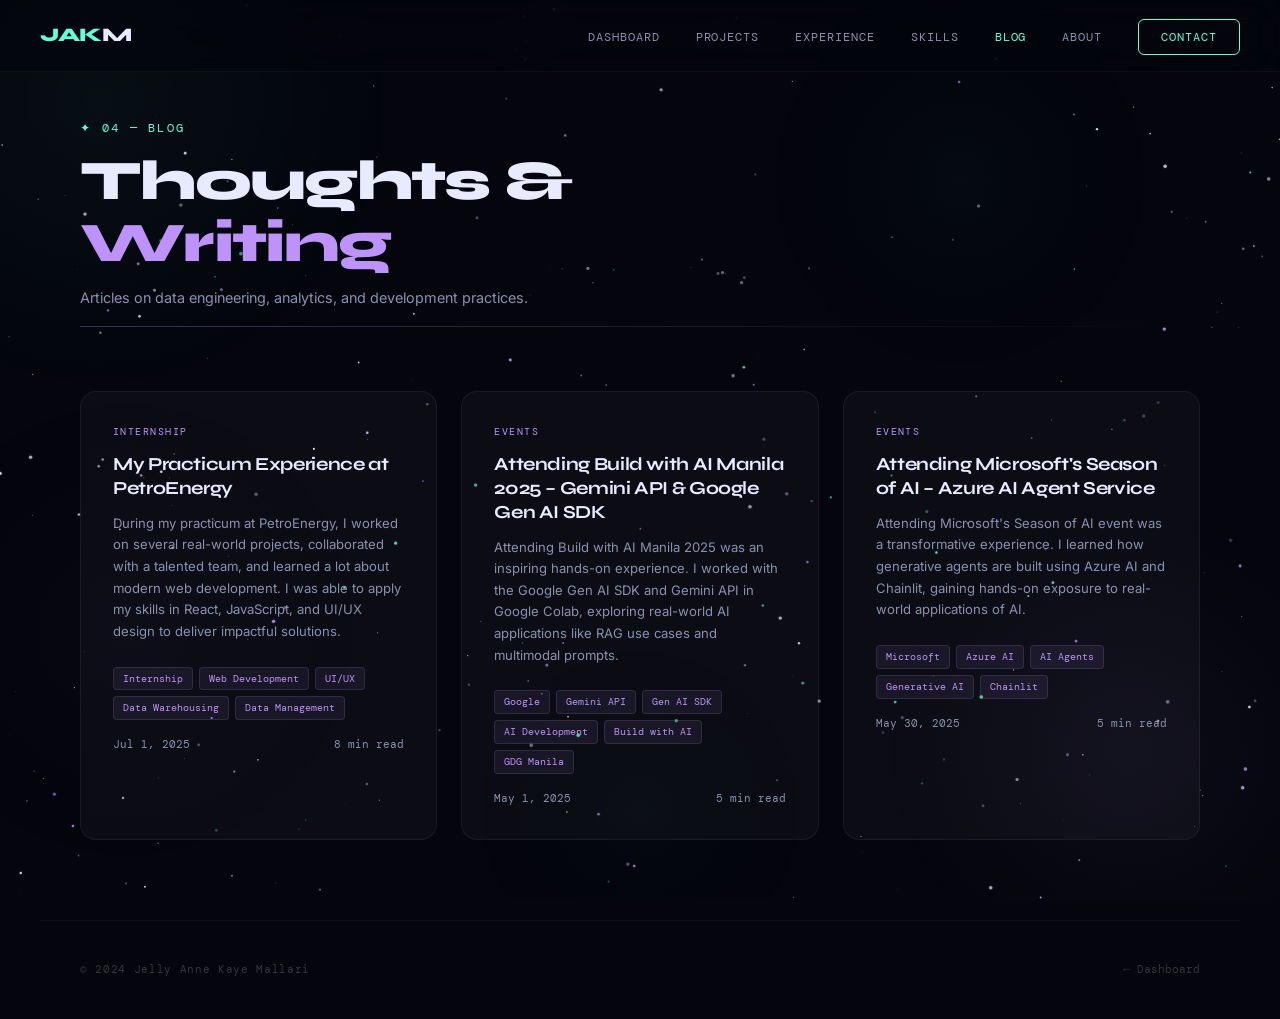
<file: pages/blog-detail.html>
<!DOCTYPE html>
<html lang="en">
<head>
  <meta charset="UTF-8" />
  <meta name="viewport" content="width=device-width, initial-scale=1.0" />
  <title>Blog Post — JAKM Portfolio</title>
  <link rel="stylesheet" href="../assets/css/main.css" />
  <style>
    .blog-detail-container {
      max-width: 900px;
      margin: 0 auto;
      padding: 40px 20px;
    }
    .blog-detail-header {
      margin-bottom: 40px;
    }
    .blog-detail-category {
      font-family: var(--font-mono);
      font-size: 0.75rem;
      color: var(--accent-violet);
      letter-spacing: 0.1em;
      text-transform: uppercase;
      margin-bottom: 12px;
    }
    .blog-detail-title {
      font-family: var(--font-display);
      font-size: 2.5rem;
      font-weight: 800;
      letter-spacing: -0.03em;
      color: var(--star-bright);
      margin-bottom: 16px;
      line-height: 1.2;
    }
    .blog-detail-meta {
      display: flex;
      gap: 20px;
      font-family: var(--font-mono);
      font-size: 0.85rem;
      color: var(--star-dim);
      margin-bottom: 20px;
    }
    .blog-detail-tags {
      display: flex;
      flex-wrap: wrap;
      gap: 8px;
      margin-bottom: 30px;
    }
    .blog-detail-tag {
      font-family: var(--font-mono);
      font-size: 0.7rem;
      padding: 4px 12px;
      background: rgba(255,255,255,0.05);
      border: 1px solid rgba(255,255,255,0.1);
      border-radius: 20px;
      color: var(--accent-cyan);
    }
    .blog-detail-image {
      width: 100%;
      max-height: 400px;
      object-fit: cover;
      border-radius: 12px;
      margin-bottom: 40px;
      border: 1px solid rgba(255,255,255,0.1);
    }
    .blog-detail-content {
      font-size: 1.05rem;
      line-height: 1.8;
      color: var(--text-secondary);
      white-space: pre-wrap;
    }
    .blog-detail-content h2 {
      font-family: var(--font-display);
      font-size: 1.8rem;
      font-weight: 700;
      color: var(--star-bright);
      margin: 40px 0 16px;
    }
    .blog-detail-content h3 {
      font-family: var(--font-display);
      font-size: 1.4rem;
      font-weight: 600;
      color: var(--star-bright);
      margin: 30px 0 12px;
    }
    .blog-detail-content p {
      margin-bottom: 20px;
    }
    .blog-detail-external-link {
      display: inline-flex;
      align-items: center;
      gap: 8px;
      padding: 12px 24px;
      background: var(--accent-violet);
      color: white;
      text-decoration: none;
      border-radius: 8px;
      font-family: var(--font-mono);
      font-size: 0.85rem;
      margin-top: 40px;
      transition: all 0.3s ease;
    }
    .blog-detail-external-link:hover {
      background: var(--accent-cyan);
      transform: translateY(-2px);
      box-shadow: 0 4px 12px rgba(96,165,250,0.3);
    }
    .blog-back-link {
      display: inline-block;
      color: var(--accent-cyan);
      text-decoration: none;
      font-family: var(--font-mono);
      font-size: 0.85rem;
      margin-bottom: 30px;
      transition: color 0.3s ease;
    }
    .blog-back-link:hover {
      color: var(--star-bright);
    }
  </style>
</head>
<body>
  <canvas id="galaxy-canvas"></canvas>
  <div class="nebula-bg"></div>
  <div class="site-wrapper">
    <div id="nav-placeholder"></div>
    <main class="page-wrapper">
      <div class="blog-detail-container" id="blog-content">
        <a href="blog.html" class="blog-back-link">← Back to Blog</a>
        <div id="blog-detail"></div>
      </div>
    </main>
    <footer class="footer">
      <p class="footer-text">© 2024 Jelly Anne Kaye Mallari</p>
      <div class="footer-links"><a href="../index.html">← Dashboard</a></div>
    </footer>
  </div>
  <div class="mobile-nav" id="mobile-nav">
    <button class="mobile-nav-close" id="mobile-close">✕</button>
    <a href="../index.html">Dashboard</a>
    <a href="projects.html">Projects</a>
    <a href="experience.html">Experience</a>
    <a href="skills.html">Skills</a>
    <a href="blog.html" style="color:var(--accent-cyan)">Blog</a>
    <a href="about.html">About</a>
    <a href="#" class="contact-trigger" style="color:var(--accent-cyan)">Contact</a>
  </div>
  <script type="module">
    import { GalaxyAnimation } from '../assets/js/animations.js';
    import DataStore from '../assets/js/dataStore.js';
    import UI from '../assets/js/ui.js';
    import ContactForm from '../assets/js/contactForm.js';
    
    GalaxyAnimation.init();
    ContactForm.init();
    
    document.getElementById('nav-placeholder').innerHTML = `
      <nav class="nav" id="main-nav">
        <div class="nav-logo" onclick="location.href='../index.html'" style="cursor:pointer">JAK<span>M</span></div>
        <ul class="nav-links">
          <li><a href="../index.html">Dashboard</a></li>
          <li><a href="projects.html">Projects</a></li>
          <li><a href="experience.html">Experience</a></li>
          <li><a href="skills.html">Skills</a></li>
          <li><a href="blog.html" style="color:var(--accent-cyan)">Blog</a></li>
          <li><a href="about.html">About</a></li>
          <li><a href="#" class="nav-cta contact-trigger">Contact</a></li>
        </ul>
        <button class="nav-hamburger" id="hamburger"><span></span><span></span><span></span></button>
      </nav>
    `;
    document.getElementById('hamburger')?.addEventListener('click', () => document.getElementById('mobile-nav')?.classList.add('open'));
    document.getElementById('mobile-close')?.addEventListener('click', () => document.getElementById('mobile-nav')?.classList.remove('open'));
    window.addEventListener('scroll', () => {
      const nav = document.getElementById('main-nav');
      if (nav) nav.style.background = window.scrollY > 40 ? 'rgba(4,5,13,0.95)' : 'rgba(4,5,13,0.7)';
    });
    // Re-attach contact triggers after navbar is inserted
    ContactForm.attachTriggers();

    // Get blog ID from URL parameter
    const urlParams = new URLSearchParams(window.location.search);
    const blogId = urlParams.get('id');

    if (!blogId) {
      window.location.href = 'blog.html';
    } else {
      DataStore.getSection('blogs').then(blogs => {
        const blog = blogs?.find(b => b.id === blogId);
        if (!blog) {
          window.location.href = 'blog.html';
          return;
        }

        document.title = `${blog.title} — JAKM Portfolio`;
        
        document.getElementById('blog-detail').innerHTML = `
          <div class="blog-detail-header">
            <div class="blog-detail-category">${UI.esc(blog.category)}</div>
            <h1 class="blog-detail-title">${UI.esc(blog.title)}</h1>
            <div class="blog-detail-meta">
              <span>By ${UI.esc(blog.author || 'Jelly Anne')}</span>
              <span>${UI.formatDate(blog.date)}</span>
              <span>${UI.esc(blog.readTime)} read</span>
            </div>
            <div class="blog-detail-tags">
              ${(blog.tags || []).map(t => `<span class="blog-detail-tag">${UI.esc(t)}</span>`).join('')}
            </div>
          </div>
          ${blog.headerImage ? `<img src="${UI.esc(blog.headerImage)}" alt="${UI.esc(blog.title)}" class="blog-detail-image" />` : ''}
          <div class="blog-detail-content">${UI.esc(blog.fullContent || blog.excerpt)}</div>
          ${blog.externalLink ? `
            <a href="${UI.esc(blog.externalLink)}" target="_blank" rel="noopener noreferrer" class="blog-detail-external-link">
              ${UI.esc(blog.externalLinkText || 'View Full Report')}
              <svg width="16" height="16" viewBox="0 0 24 24" fill="none" stroke="currentColor" stroke-width="2">
                <path d="M18 13v6a2 2 0 0 1-2 2H5a2 2 0 0 1-2-2V8a2 2 0 0 1 2-2h6"/>
                <polyline points="15 3 21 3 21 9"/>
                <line x1="10" y1="14" x2="21" y2="3"/>
              </svg>
            </a>
          ` : ''}
        `;
      });
    }
  </script>
</body>
</html>
</file>
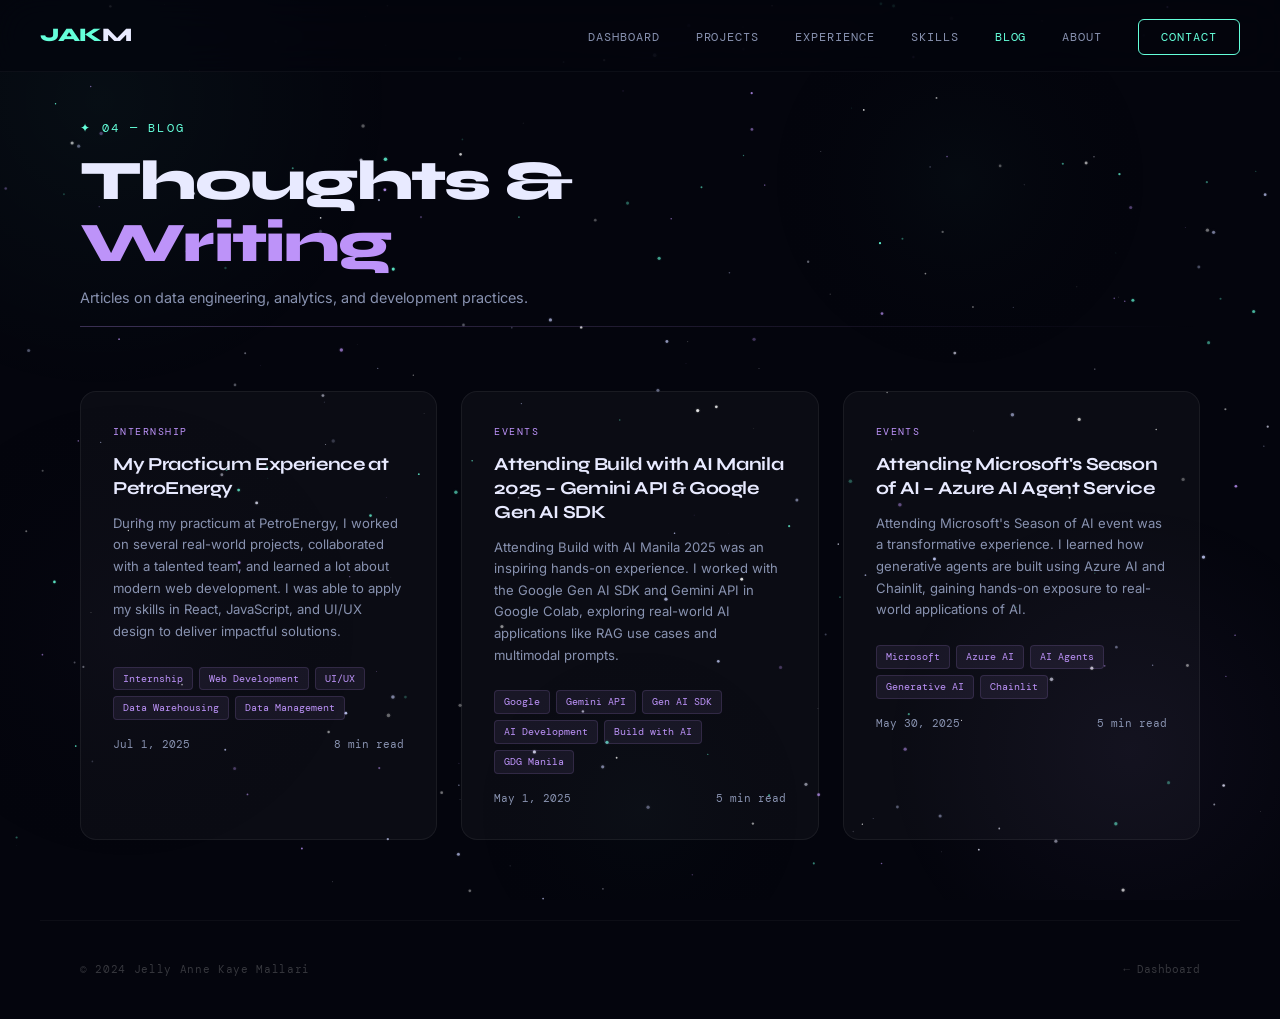
<file: pages/blog.html>
<!DOCTYPE html>
<html lang="en">
<head>
  <meta charset="UTF-8" />
  <meta name="viewport" content="width=device-width, initial-scale=1.0" />
  <title>Blog — JAKM Portfolio</title>
  <link rel="stylesheet" href="../assets/css/main.css" />
</head>
<body>
  <canvas id="galaxy-canvas"></canvas>
  <div class="nebula-bg"></div>
  <div class="site-wrapper">
    <div id="nav-placeholder"></div>
    <main class="page-wrapper">
      <header class="page-header">
        <p class="page-eyebrow">✦ 04 — Blog</p>
        <h1 class="page-title">Thoughts &<br><span style="color:var(--accent-violet)">Writing</span></h1>
        <p class="page-subtitle">Articles on data engineering, analytics, and development practices.</p>
        <div class="page-divider" style="background:linear-gradient(90deg,var(--accent-violet),transparent)"></div>
      </header>
      <div class="blog-grid" id="blog-grid"></div>
    </main>
    <footer class="footer">
      <p class="footer-text">© 2024 Jelly Anne Kaye Mallari</p>
      <div class="footer-links"><a href="../index.html">← Dashboard</a></div>
    </footer>
  </div>
  <div class="mobile-nav" id="mobile-nav">
    <button class="mobile-nav-close" id="mobile-close">✕</button>
    <a href="../index.html">Dashboard</a>
    <a href="projects.html">Projects</a>
    <a href="experience.html">Experience</a>
    <a href="skills.html">Skills</a>
    <a href="blog.html" style="color:var(--accent-cyan)">Blog</a>
    <a href="about.html">About</a>
  </div>
  <script type="module">
    import { GalaxyAnimation } from '../assets/js/animations.js';
    import DataStore from '../assets/js/dataStore.js';
    import UI from '../assets/js/ui.js';
    import ContactForm from '../assets/js/contactForm.js';
    
    GalaxyAnimation.init();
    ContactForm.init();
    
    document.getElementById('nav-placeholder').innerHTML = `
      <nav class="nav" id="main-nav">
        <div class="nav-logo" onclick="location.href='../index.html'" style="cursor:pointer">JAK<span>M</span></div>
        <ul class="nav-links">
          <li><a href="../index.html">Dashboard</a></li>
          <li><a href="projects.html">Projects</a></li>
          <li><a href="experience.html">Experience</a></li>
          <li><a href="skills.html">Skills</a></li>
          <li><a href="blog.html" style="color:var(--accent-cyan)">Blog</a></li>
          <li><a href="about.html">About</a></li>
          <li><a href="#" class="nav-cta contact-trigger">Contact</a></li>
        </ul>
        <button class="nav-hamburger" id="hamburger"><span></span><span></span><span></span></button>
      </nav>
    `;
    document.getElementById('hamburger')?.addEventListener('click', () => document.getElementById('mobile-nav')?.classList.add('open'));
    document.getElementById('mobile-close')?.addEventListener('click', () => document.getElementById('mobile-nav')?.classList.remove('open'));
    window.addEventListener('scroll', () => {
      const nav = document.getElementById('main-nav');
      if (nav) nav.style.background = window.scrollY > 40 ? 'rgba(4,5,13,0.95)' : 'rgba(4,5,13,0.7)';
    });
    // Re-attach contact triggers after navbar is inserted
    ContactForm.attachTriggers();

    DataStore.getSection('blogs').then(blogs => {
      const grid = document.getElementById('blog-grid');
      grid.innerHTML = (blogs || []).map((b, i) => `
        <a href="blog-detail.html?id=${b.id}" class="blog-card reveal" style="transition-delay:${i * 0.1}s;display:block;text-decoration:none;cursor:pointer;">
          <div class="blog-category">${UI.esc(b.category)}</div>
          <h3 class="blog-title">${UI.esc(b.title)}</h3>
          <p class="blog-excerpt">${UI.esc(b.excerpt)}</p>
          <div class="blog-tags">
            ${(b.tags || []).map(t => `<span class="blog-tag">${UI.esc(t)}</span>`).join('')}
          </div>
          <div class="blog-meta">
            <span>${UI.formatDate(b.date)}</span>
            <span>${UI.esc(b.readTime)} read</span>
          </div>
        </a>
      `).join('');
      UI.initScrollReveal();
    });
  </script>
</body>
</html>
</file>
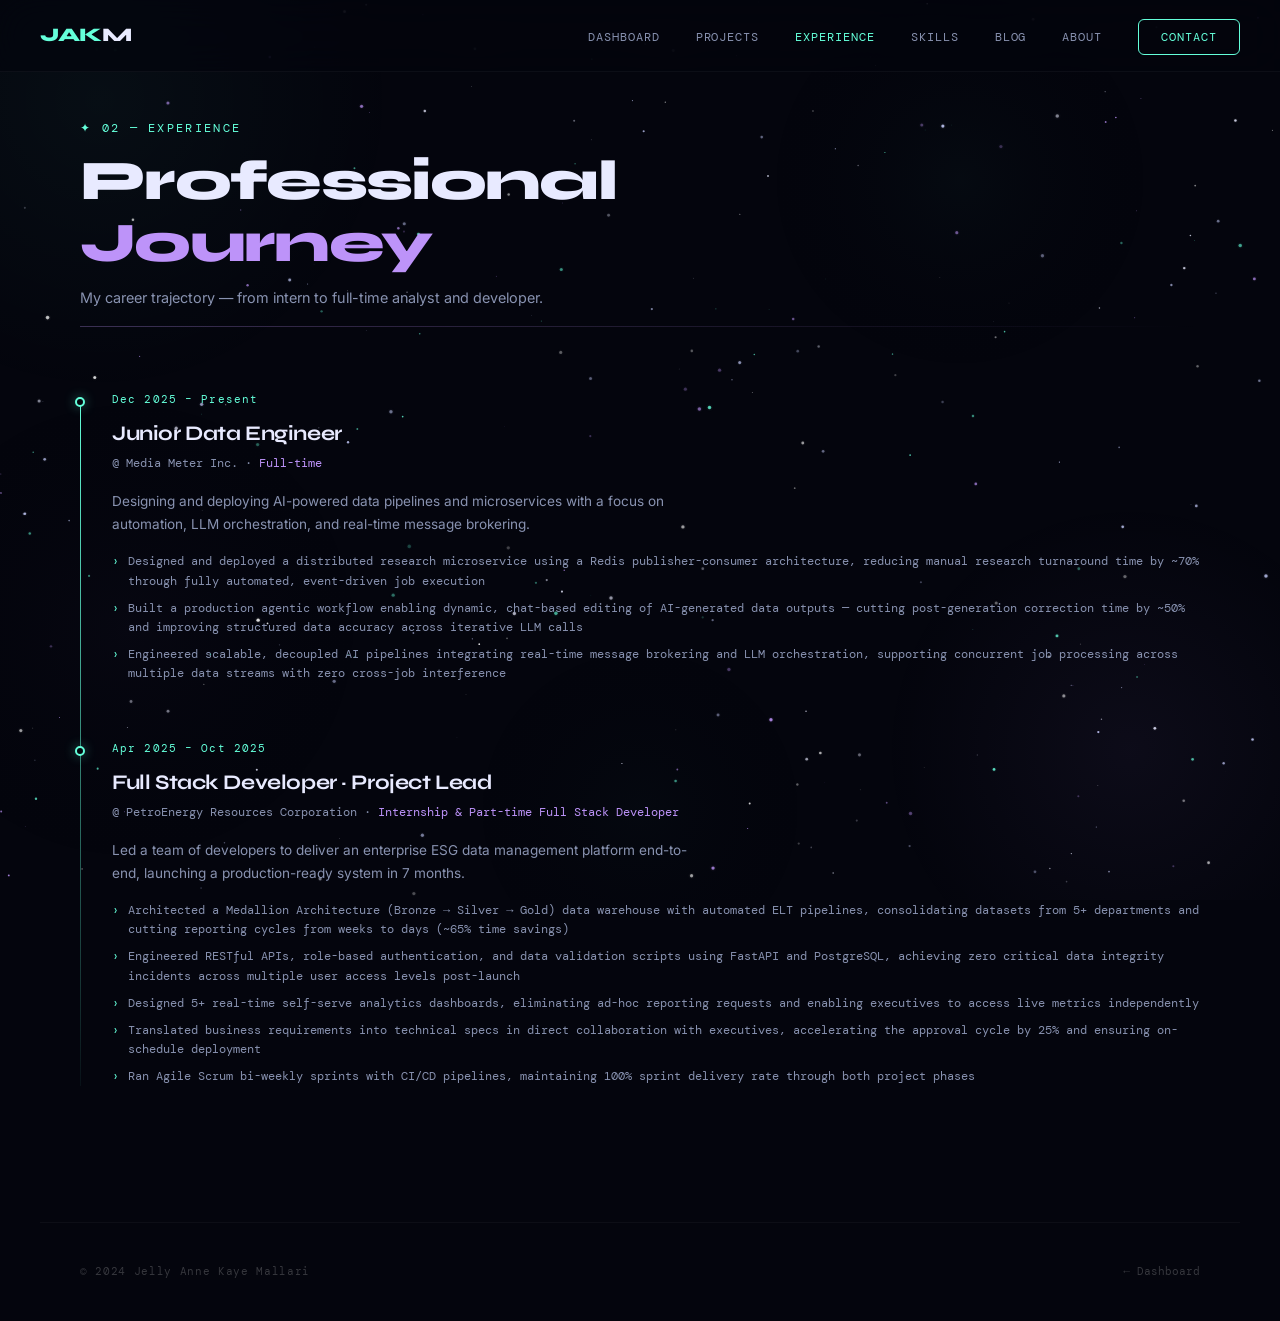
<file: pages/experience.html>
<!DOCTYPE html>
<html lang="en">
<head>
  <meta charset="UTF-8" />
  <meta name="viewport" content="width=device-width, initial-scale=1.0" />
  <title>Experience — JAKM Portfolio</title>
  <link rel="stylesheet" href="../assets/css/main.css" />
</head>
<body>
  <canvas id="galaxy-canvas"></canvas>
  <div class="nebula-bg"></div>
  <div class="site-wrapper">
    <div id="nav-placeholder"></div>
    <main class="page-wrapper">
      <header class="page-header">
        <p class="page-eyebrow">✦ 02 — Experience</p>
        <h1 class="page-title">Professional<br><span style="color:var(--accent-violet)">Journey</span></h1>
        <p class="page-subtitle">My career trajectory — from intern to full-time analyst and developer.</p>
        <div class="page-divider" style="background:linear-gradient(90deg,var(--accent-violet),transparent)"></div>
      </header>
      <div id="timeline-container" class="timeline"></div>
    </main>
    <footer class="footer">
      <p class="footer-text">© 2024 Jelly Anne Kaye Mallari</p>
      <div class="footer-links"><a href="../index.html">← Dashboard</a></div>
    </footer>
  </div>
  <div class="mobile-nav" id="mobile-nav">
    <button class="mobile-nav-close" id="mobile-close">✕</button>
    <a href="../index.html">Dashboard</a>
    <a href="projects.html">Projects</a>
    <a href="experience.html" style="color:var(--accent-cyan)">Experience</a>
    <a href="skills.html">Skills</a>
    <a href="blog.html">Blog</a>
    <a href="about.html">About</a>
  </div>
  <script type="module">
    import { GalaxyAnimation } from '../assets/js/animations.js';
    import DataStore from '../assets/js/dataStore.js';
    import UI from '../assets/js/ui.js';
    import ContactForm from '../assets/js/contactForm.js';
    
    GalaxyAnimation.init();
    ContactForm.init();
    
    document.getElementById('nav-placeholder').innerHTML = `
      <nav class="nav" id="main-nav">
        <div class="nav-logo" onclick="location.href='../index.html'" style="cursor:pointer">JAK<span>M</span></div>
        <ul class="nav-links">
          <li><a href="../index.html">Dashboard</a></li>
          <li><a href="projects.html">Projects</a></li>
          <li><a href="experience.html" style="color:var(--accent-cyan)">Experience</a></li>
          <li><a href="skills.html">Skills</a></li>
          <li><a href="blog.html">Blog</a></li>
          <li><a href="about.html">About</a></li>
          <li><a href="#" class="nav-cta contact-trigger">Contact</a></li>
        </ul>
        <button class="nav-hamburger" id="hamburger"><span></span><span></span><span></span></button>
      </nav>
    `;
    document.getElementById('hamburger')?.addEventListener('click', () => document.getElementById('mobile-nav')?.classList.add('open'));
    document.getElementById('mobile-close')?.addEventListener('click', () => document.getElementById('mobile-nav')?.classList.remove('open'));
    window.addEventListener('scroll', () => {
      const nav = document.getElementById('main-nav');
      if (nav) nav.style.background = window.scrollY > 40 ? 'rgba(4,5,13,0.95)' : 'rgba(4,5,13,0.7)';
    });
    // Re-attach contact triggers after navbar is inserted
    ContactForm.attachTriggers();

    DataStore.getSection('experience').then(experience => {
      const container = document.getElementById('timeline-container');
      container.innerHTML = (experience || []).map((e, i) => `
        <div class="timeline-item reveal" style="transition-delay:${i * 0.15}s">
          <div class="timeline-period">${UI.esc(e.period)}</div>
          <div class="timeline-role">${UI.esc(e.role)}</div>
          <div class="timeline-company">@ ${UI.esc(e.company)} · <span style="color:var(--accent-violet)">${UI.esc(e.type)}</span></div>
          <p class="timeline-desc">${UI.esc(e.description)}</p>
          <ul class="timeline-highlights">
            ${(e.highlights || []).map(h => `<li>${UI.esc(h)}</li>`).join('')}
          </ul>
        </div>
      `).join('');
      UI.initScrollReveal();
    });
  </script>
</body>
</html>
</file>
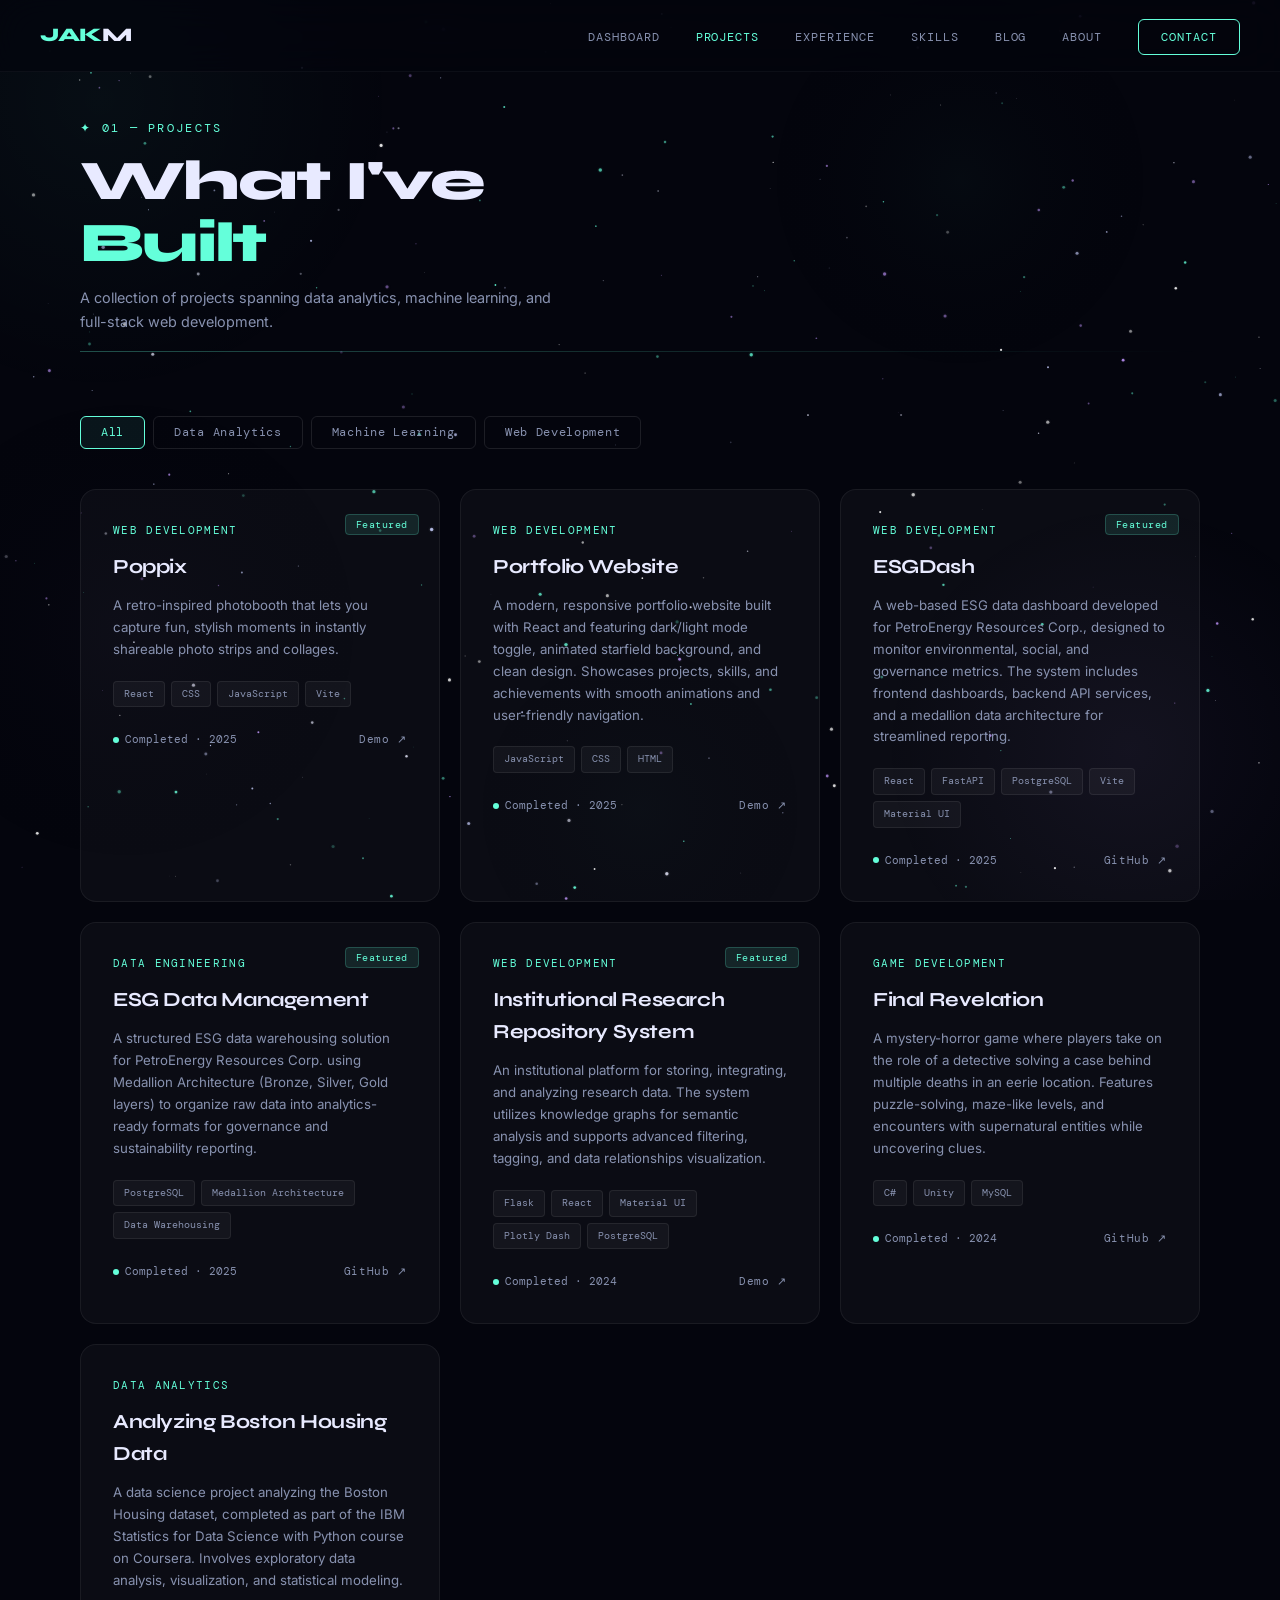
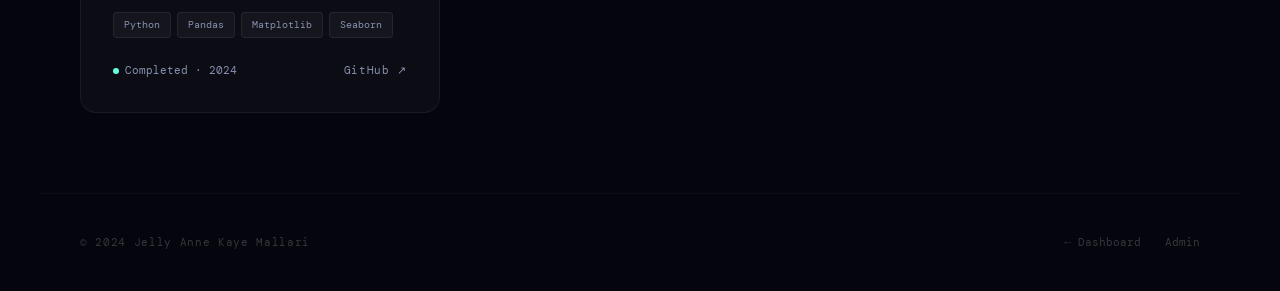
<file: pages/projects.html>
<!DOCTYPE html>
<html lang="en">
<head>
  <meta charset="UTF-8" />
  <meta name="viewport" content="width=device-width, initial-scale=1.0" />
  <title>Projects — JAKM Portfolio</title>
  <link rel="stylesheet" href="../assets/css/main.css" />
</head>
<body>
  <canvas id="galaxy-canvas"></canvas>
  <div class="nebula-bg"></div>
  <div class="site-wrapper">
    <div id="nav-placeholder"></div>
    <main class="page-wrapper">
      <header class="page-header">
        <p class="page-eyebrow">✦ 01 — Projects</p>
        <h1 class="page-title">What I've<br><span style="color:var(--accent-cyan)">Built</span></h1>
        <p class="page-subtitle">A collection of projects spanning data analytics, machine learning, and full-stack web development.</p>
        <div class="page-divider"></div>
      </header>

      <div class="filter-bar" id="filter-bar">
        <button class="filter-btn active" data-filter="all">All</button>
        <button class="filter-btn" data-filter="Data Analytics">Data Analytics</button>
        <button class="filter-btn" data-filter="Machine Learning">Machine Learning</button>
        <button class="filter-btn" data-filter="Web Development">Web Development</button>
      </div>

      <div class="projects-grid" id="projects-grid">
        <div class="card shimmer" style="min-height:280px"></div>
        <div class="card shimmer" style="min-height:280px"></div>
        <div class="card shimmer" style="min-height:280px"></div>
      </div>
    </main>

    <footer class="footer">
      <p class="footer-text">© 2024 Jelly Anne Kaye Mallari</p>
      <div class="footer-links">
        <a href="../index.html">← Dashboard</a>
        <a href="../admin/admin.html">Admin</a>
      </div>
    </footer>
  </div>

  <div class="mobile-nav" id="mobile-nav">
    <button class="mobile-nav-close" id="mobile-close">✕</button>
    <a href="../index.html">Dashboard</a>
    <a href="projects.html" style="color:var(--accent-cyan)">Projects</a>
    <a href="experience.html">Experience</a>
    <a href="skills.html">Skills</a>
    <a href="blog.html">Blog</a>
    <a href="about.html">About</a>
  </div>

  <script type="module">
    import { GalaxyAnimation } from '../assets/js/animations.js';
    import DataStore from '../assets/js/dataStore.js';
    import UI from '../assets/js/ui.js';
    import ContactForm from '../assets/js/contactForm.js';

    GalaxyAnimation.init();
    ContactForm.init();

    // Inline nav
    document.getElementById('nav-placeholder').innerHTML = `
      <nav class="nav" id="main-nav">
        <div class="nav-logo" onclick="location.href='../index.html'" style="cursor:pointer">JAK<span>M</span></div>
        <ul class="nav-links">
          <li><a href="../index.html">Dashboard</a></li>
          <li><a href="projects.html" style="color:var(--accent-cyan)">Projects</a></li>
          <li><a href="experience.html">Experience</a></li>
          <li><a href="skills.html">Skills</a></li>
          <li><a href="blog.html">Blog</a></li>
          <li><a href="about.html">About</a></li>
          <li><a href="#" class="nav-cta contact-trigger">Contact</a></li>
        </ul>
        <button class="nav-hamburger" id="hamburger"><span></span><span></span><span></span></button>
      </nav>
    `;
    document.getElementById('hamburger')?.addEventListener('click', () => document.getElementById('mobile-nav')?.classList.add('open'));
    document.getElementById('mobile-close')?.addEventListener('click', () => document.getElementById('mobile-nav')?.classList.remove('open'));
    window.addEventListener('scroll', () => {
      const nav = document.getElementById('main-nav');
      if (nav) nav.style.background = window.scrollY > 40 ? 'rgba(4,5,13,0.95)' : 'rgba(4,5,13,0.7)';
    });
    // Re-attach contact triggers after navbar is inserted
    ContactForm.attachTriggers();

    let allProjects = [];
    let currentFilter = 'all';

    function renderProjects(projects) {
      const grid = document.getElementById('projects-grid');
      if (!projects.length) {
        grid.innerHTML = `<p style="color:var(--star-dim);font-family:var(--font-mono);font-size:0.82rem;grid-column:1/-1;text-align:center;padding:60px 0">No projects found in this category.</p>`;
        return;
      }
      grid.innerHTML = projects.map(p => `
        <div class="project-card reveal">
          ${p.featured ? `<div style="position:absolute;top:20px;right:20px"><span class="tag accent">Featured</span></div>` : ''}
          <div class="project-category">${UI.esc(p.category)}</div>
          <h3 class="project-title">${UI.esc(p.title)}</h3>
          <p class="project-desc">${UI.esc(p.description)}</p>
          <div class="project-tech">
            ${(p.tech || []).map(t => `<span class="tech-tag">${UI.esc(t)}</span>`).join('')}
          </div>
          <div class="project-footer">
            <div class="project-status">
              <span class="status-indicator ${p.status === 'In Progress' ? 'in-progress' : ''}"></span>
              ${UI.esc(p.status)} · ${p.year}
            </div>
            <div class="project-links">
              ${p.github && p.github !== '#' && p.github !== null && p.github !== 'null' ? `<a href="${UI.esc(p.github)}" target="_blank" rel="noopener noreferrer">GitHub ↗</a>` : ''}
              ${p.demo && p.demo !== '#' && p.demo !== null && p.demo !== 'null' ? `<a href="${UI.esc(p.demo)}" target="_blank" rel="noopener noreferrer">Demo ↗</a>` : ''}
            </div>
          </div>
        </div>
      `).join('');
      UI.initScrollReveal();
    }

    function applyFilter(filter) {
      currentFilter = filter;
      const filtered = filter === 'all' ? allProjects : allProjects.filter(p => p.category === filter);
      renderProjects(filtered);
      document.querySelectorAll('.filter-btn').forEach(btn => {
        btn.classList.toggle('active', btn.dataset.filter === filter);
      });
    }

    document.getElementById('filter-bar').addEventListener('click', e => {
      if (e.target.classList.contains('filter-btn')) {
        applyFilter(e.target.dataset.filter);
      }
    });

    DataStore.getSection('projects').then(projects => {
      allProjects = projects || [];
      applyFilter('all');
    });
  </script>
</body>
</html>
</file>
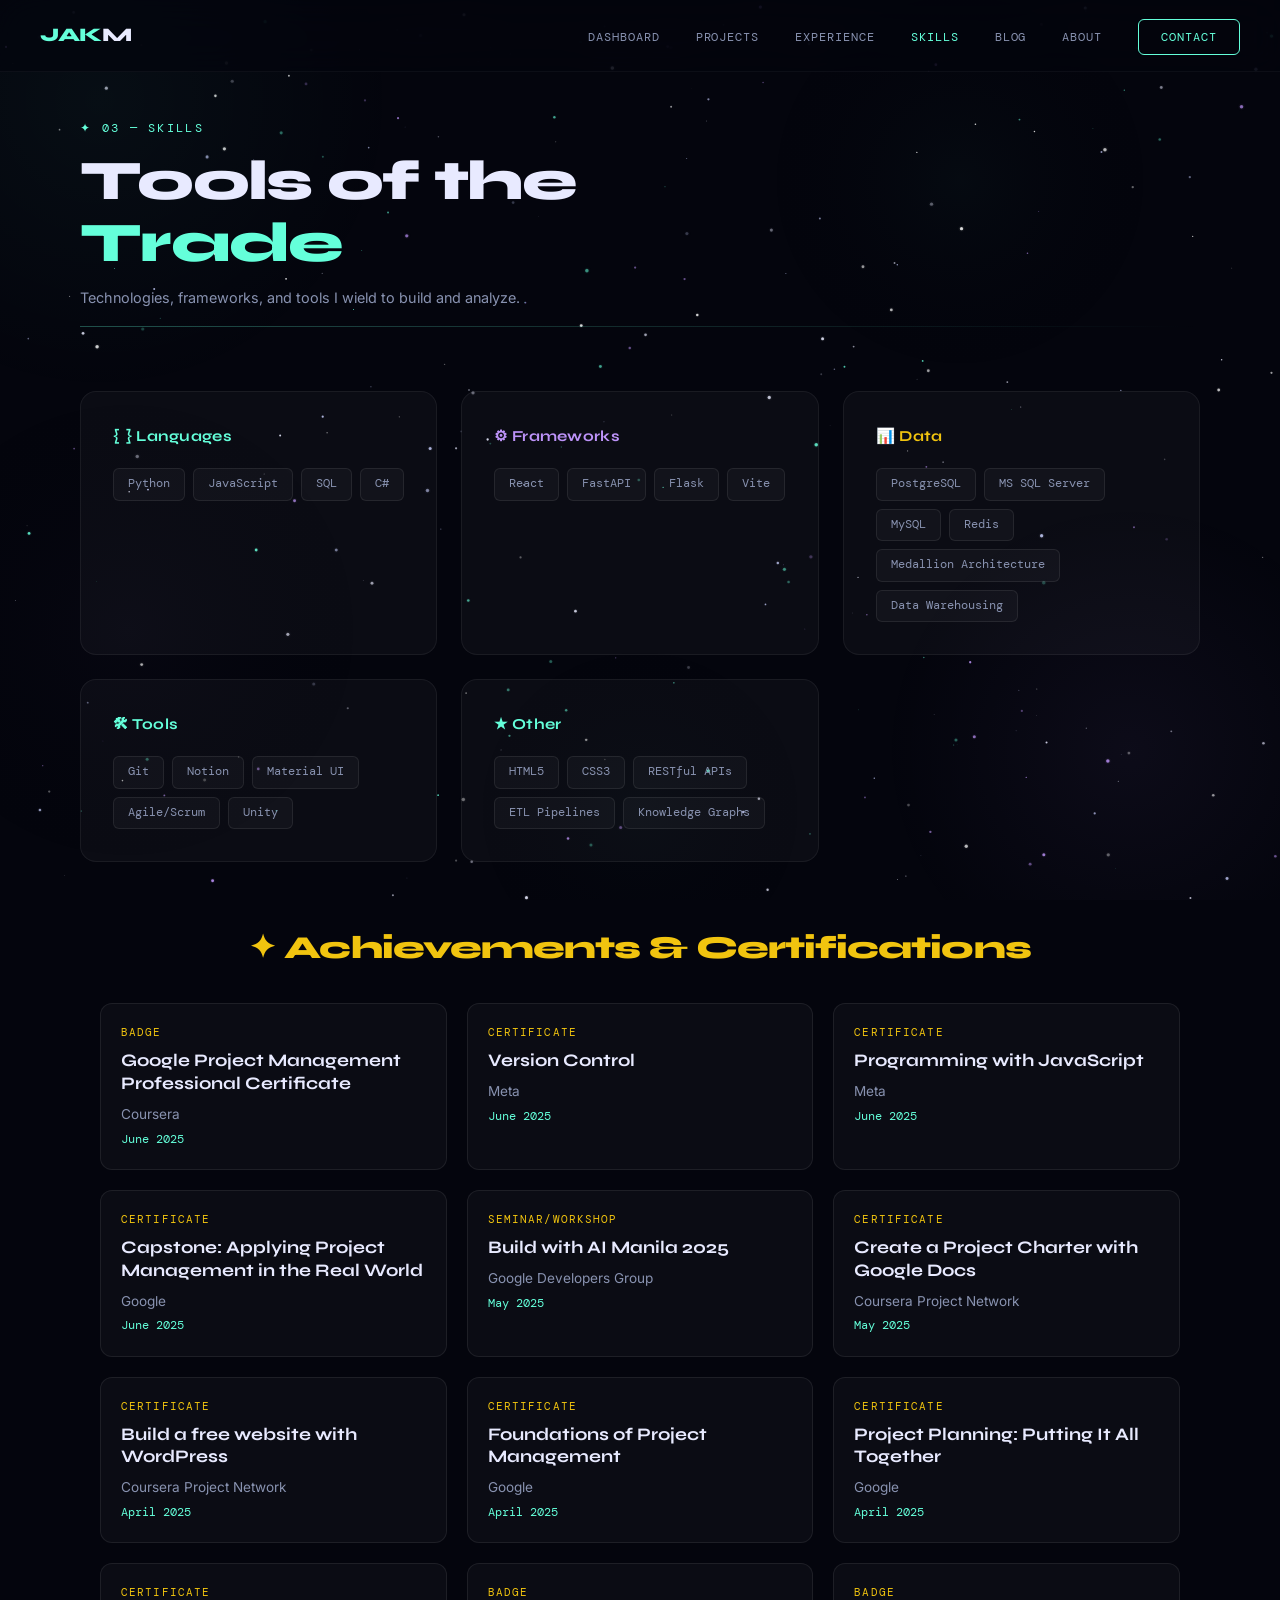
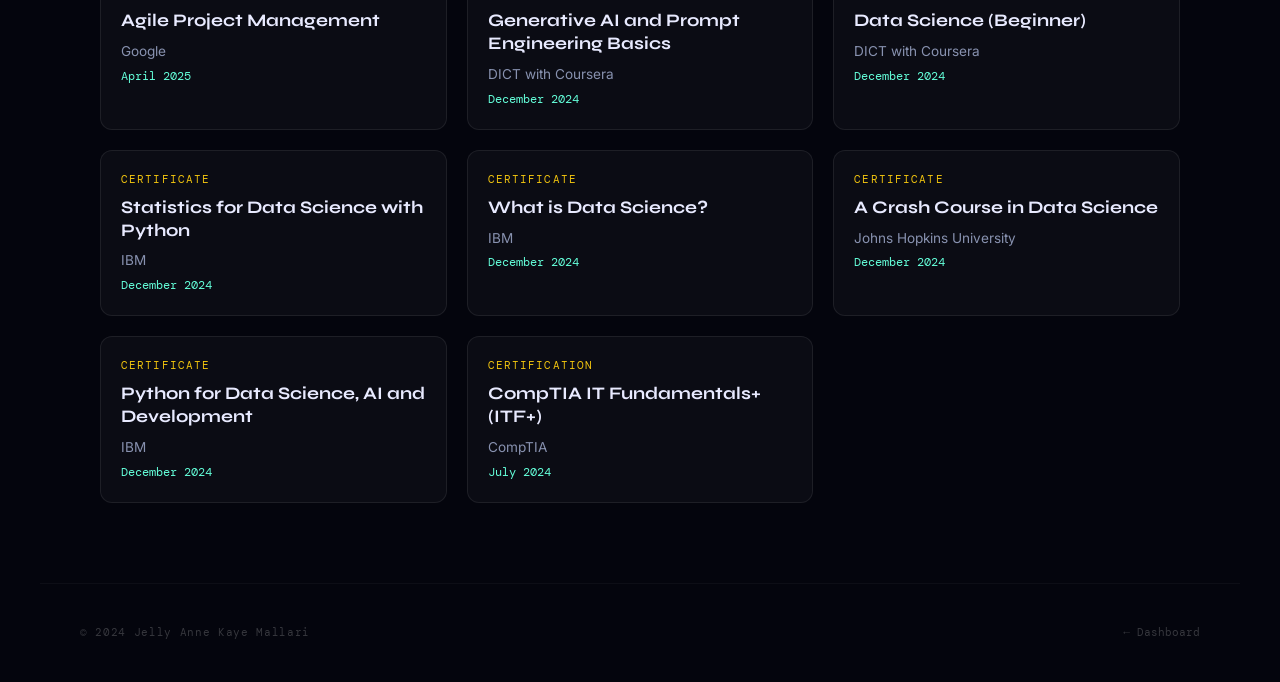
<file: pages/skills.html>
<!DOCTYPE html>
<html lang="en">
<head>
  <meta charset="UTF-8" />
  <meta name="viewport" content="width=device-width, initial-scale=1.0" />
  <title>Skills — JAKM Portfolio</title>
  <link rel="stylesheet" href="../assets/css/main.css" />
  <style>
    .achievement-card:hover {
      background: rgba(255,255,255,0.06) !important;
      border-color: var(--accent-gold) !important;
      transform: translateY(-4px);
      box-shadow: 0 8px 24px rgba(241,196,15,0.2);
    }
  </style>
</head>
<body>
  <canvas id="galaxy-canvas"></canvas>
  <div class="nebula-bg"></div>
  <div class="site-wrapper">
    <div id="nav-placeholder"></div>
    <main class="page-wrapper">
      <header class="page-header">
        <p class="page-eyebrow">✦ 03 — Skills</p>
        <h1 class="page-title">Tools of the<br><span style="color:var(--accent-cyan)">Trade</span></h1>
        <p class="page-subtitle">Technologies, frameworks, and tools I wield to build and analyze.</p>
        <div class="page-divider"></div>
      </header>
      <div class="skills-sections" id="skills-container"></div>
      
      <section class="achievements-section">
        <h2 class="section-title" style="font-family:var(--font-display);font-size:2rem;font-weight:800;letter-spacing:-0.03em;margin:60px 0 30px;text-align:center;color:var(--accent-gold);">
          ✦ Achievements & Certifications
        </h2>
        <div id="achievements-container"></div>
      </section>
    </main>
    <footer class="footer">
      <p class="footer-text">© 2024 Jelly Anne Kaye Mallari</p>
      <div class="footer-links"><a href="../index.html">← Dashboard</a></div>
    </footer>
  </div>
  <div class="mobile-nav" id="mobile-nav">
    <button class="mobile-nav-close" id="mobile-close">✕</button>
    <a href="../index.html">Dashboard</a>
    <a href="projects.html">Projects</a>
    <a href="experience.html">Experience</a>
    <a href="skills.html" style="color:var(--accent-cyan)">Skills</a>
    <a href="blog.html">Blog</a>
    <a href="about.html">About</a>
  </div>
  <script type="module">
    import { GalaxyAnimation } from '../assets/js/animations.js';
    import DataStore from '../assets/js/dataStore.js';
    import UI from '../assets/js/ui.js';
    import ContactForm from '../assets/js/contactForm.js';
    
    GalaxyAnimation.init();
    ContactForm.init();
    
    document.getElementById('nav-placeholder').innerHTML = `
      <nav class="nav" id="main-nav">
        <div class="nav-logo" onclick="location.href='../index.html'" style="cursor:pointer">JAK<span>M</span></div>
        <ul class="nav-links">
          <li><a href="../index.html">Dashboard</a></li>
          <li><a href="projects.html">Projects</a></li>
          <li><a href="experience.html">Experience</a></li>
          <li><a href="skills.html" style="color:var(--accent-cyan)">Skills</a></li>
          <li><a href="blog.html">Blog</a></li>
          <li><a href="about.html">About</a></li>
          <li><a href="#" class="nav-cta contact-trigger">Contact</a></li>
        </ul>
        <button class="nav-hamburger" id="hamburger"><span></span><span></span><span></span></button>
      </nav>
    `;
    document.getElementById('hamburger')?.addEventListener('click', () => document.getElementById('mobile-nav')?.classList.add('open'));
    document.getElementById('mobile-close')?.addEventListener('click', () => document.getElementById('mobile-nav')?.classList.remove('open'));
    window.addEventListener('scroll', () => {
      const nav = document.getElementById('main-nav');
      if (nav) nav.style.background = window.scrollY > 40 ? 'rgba(4,5,13,0.95)' : 'rgba(4,5,13,0.7)';
    });
    // Re-attach contact triggers after navbar is inserted
    ContactForm.attachTriggers();

    const icons = {
      languages: '{ }', frameworks: '⚙', data: '📊', databases: '🗃', tools: '🛠'
    };
    const colors = {
      languages: 'var(--accent-cyan)',
      frameworks: 'var(--accent-violet)',
      data: 'var(--accent-gold)',
      databases: 'var(--accent-rose)',
      tools: 'var(--accent-cyan)',
    };

    DataStore.getSection('skills').then(skills => {
      const container = document.getElementById('skills-container');
      container.innerHTML = Object.entries(skills || {}).map(([key, items]) => `
        <div class="skills-group reveal">
          <div class="skills-group-title" style="color:${colors[key] || 'var(--accent-cyan)'}">${icons[key] || '★'} ${key.charAt(0).toUpperCase() + key.slice(1)}</div>
          <div class="skills-list">
            ${items.map(s => `<span class="skill-pill">${UI.esc(s)}</span>`).join('')}
          </div>
        </div>
      `).join('');
      UI.initScrollReveal();
    });

    DataStore.getSection('achievements').then(achievements => {
      const container = document.getElementById('achievements-container');
      if (!achievements || achievements.length === 0) return;
      
      container.innerHTML = `
        <div class="achievements-grid" style="display:grid;grid-template-columns:repeat(auto-fill,minmax(300px,1fr));gap:20px;padding:0 20px;">
          ${achievements.map(ach => `
            <a href="${UI.esc(ach.link)}" target="_blank" class="achievement-card reveal" style="display:block;background:rgba(255,255,255,0.03);border:1px solid rgba(255,255,255,0.08);border-radius:12px;padding:20px;text-decoration:none;transition:all 0.3s ease;cursor:pointer;">
              <div style="font-family:var(--font-mono);font-size:0.7rem;color:var(--accent-gold);letter-spacing:0.1em;margin-bottom:8px;text-transform:uppercase;">${UI.esc(ach.type)}</div>
              <h3 style="font-family:var(--font-display);font-size:1.1rem;font-weight:700;color:var(--star-bright);margin-bottom:8px;line-height:1.3;">${UI.esc(ach.title)}</h3>
              <div style="font-size:0.85rem;color:var(--star-dim);margin-bottom:4px;">${UI.esc(ach.issuer)}</div>
              <div style="font-family:var(--font-mono);font-size:0.75rem;color:var(--accent-cyan);">${UI.esc(ach.date)}</div>
            </a>
          `).join('')}
        </div>
      `;
      UI.initScrollReveal();
    });
  </script>
</body>
</html>
</file>
<file: assets/css/main.css>
/* ═══════════════════════════════════════════
   GALAXY PORTFOLIO — MAIN STYLESHEET
   ═══════════════════════════════════════════ */

@import url('https://fonts.googleapis.com/css2?family=Syne:wght@400;600;700;800&family=DM+Mono:ital,wght@0,300;0,400;0,500;1,300&family=Inter:wght@300;400;500&display=swap');

/* ── Variables ──────────────────────────────── */
:root {
  --space-black: #04050d;
  --deep-navy: #070b1a;
  --nebula-purple: #1a0a2e;
  --void: #0a0e1f;
  --star-white: #e8eaff;
  --star-dim: #8892b0;
  --accent-cyan: #64ffda;
  --accent-violet: #bd93f9;
  --accent-gold: #f1c40f;
  --accent-rose: #ff6b9d;
  --card-bg: rgba(255,255,255,0.03);
  --card-border: rgba(255,255,255,0.06);
  --card-hover: rgba(100,255,218,0.05);
  --glow-cyan: 0 0 30px rgba(100,255,218,0.15);
  --glow-violet: 0 0 30px rgba(189,147,249,0.15);
  --font-display: 'Syne', sans-serif;
  --font-mono: 'DM Mono', monospace;
  --font-body: 'Inter', sans-serif;
  --transition: all 0.35s cubic-bezier(0.4, 0, 0.2, 1);
  --radius: 16px;
  --radius-sm: 8px;
  
  /* Short aliases for homepage compatibility */
  --bg: var(--space-black);
  --w: var(--star-white);
  --dim: var(--star-dim);
  --cy: var(--accent-cyan);
  --vi: var(--accent-violet);
  --go: var(--accent-gold);
  --ro: var(--accent-rose);
  --border: rgba(255,255,255,0.07);
  --fd: var(--font-display);
  --fm: var(--font-mono);
  --fb: var(--font-body);
  --ease: cubic-bezier(0.4, 0, 0.2, 1);
}

/* ── Reset ──────────────────────────────────── */
*, *::before, *::after { box-sizing: border-box; margin: 0; padding: 0; }
html { scroll-behavior: smooth; }
body {
  font-family: var(--font-body);
  background: var(--space-black);
  color: var(--star-white);
  min-height: 100vh;
  overflow-x: hidden;
  line-height: 1.6;
}
a { color: inherit; text-decoration: none; }
ul { list-style: none; }
button { cursor: pointer; border: none; outline: none; background: none; font-family: inherit; }
img { max-width: 100%; display: block; }

/* ── Galaxy Canvas ──────────────────────────── */
#galaxy-canvas {
  position: fixed;
  inset: 0;
  z-index: 0;
  pointer-events: none;
}

/* Galaxy canvas for homepage */
#gc {
  position: fixed;
  inset: 0;
  z-index: 0;
  pointer-events: none;
}

/* ── Nebula Glow Backgrounds ────────────────── */
.nebula-bg {
  position: fixed;
  inset: 0;
  z-index: 0;
  pointer-events: none;
  overflow: hidden;
}

/* Nebula background for homepage */
.nb {
  position: fixed;
  inset: 0;
  z-index: 0;
  pointer-events: none;
  overflow: hidden;
}
.nb::before {
  content: '';
  position: absolute;
  width: 700px;
  height: 700px;
  background: radial-gradient(circle, rgba(100,255,218,.03) 0%, transparent 65%);
  top: -200px;
  left: -100px;
  animation: nd 22s ease-in-out infinite alternate;
}
.nb::after {
  content: '';
  position: absolute;
  width: 600px;
  height: 600px;
  background: radial-gradient(circle, rgba(189,147,249,.04) 0%, transparent 65%);
  bottom: -100px;
  right: -100px;
  animation: nd 28s ease-in-out infinite alternate-reverse;
}
@keyframes nd {
  0% { transform: translate(0,0); }
  100% { transform: translate(50px,35px); }
}
.nebula-bg::before {
  content: '';
  position: absolute;
  width: 600px; height: 600px;
  background: radial-gradient(circle, rgba(100,255,218,0.04) 0%, transparent 70%);
  top: -200px; left: -200px;
  animation: nebulaDrift 20s ease-in-out infinite alternate;
}
.nebula-bg::after {
  content: '';
  position: absolute;
  width: 500px; height: 500px;
  background: radial-gradient(circle, rgba(189,147,249,0.05) 0%, transparent 70%);
  bottom: -100px; right: -100px;
  animation: nebulaDrift 25s ease-in-out infinite alternate-reverse;
}
@keyframes nebulaDrift {
  0% { transform: translate(0,0) scale(1); }
  100% { transform: translate(60px, 40px) scale(1.1); }
}

/* ── Layout Wrapper ─────────────────────────── */
.site-wrapper {
  position: relative;
  z-index: 1;
  min-height: 100vh;
}

/* ── NAV ────────────────────────────────────── */
.nav {
  position: fixed;
  top: 0; left: 0; right: 0;
  z-index: 100;
  padding: 20px 40px;
  display: flex;
  align-items: center;
  justify-content: space-between;
  backdrop-filter: blur(20px);
  background: rgba(4,5,13,0.7);
  border-bottom: 1px solid rgba(255,255,255,0.04);
  transition: var(--transition);
}
.nav-logo {
  font-family: var(--font-display);
  font-weight: 800;
  font-size: 1.2rem;
  letter-spacing: -0.02em;
  color: var(--accent-cyan);
}
.nav-logo span { color: var(--star-white); }
.nav-links {
  display: flex;
  gap: 36px;
  align-items: center;
}
.nav-links a {
  font-family: var(--font-mono);
  font-size: 0.75rem;
  color: var(--star-dim);
  letter-spacing: 0.08em;
  text-transform: uppercase;
  transition: var(--transition);
  position: relative;
}
.nav-links a::after {
  content: '';
  position: absolute;
  bottom: -4px; left: 0;
  width: 0; height: 1px;
  background: var(--accent-cyan);
  transition: var(--transition);
}
.nav-links a:hover { color: var(--accent-cyan); }
.nav-links a:hover::after { width: 100%; }
.nav-cta {
  padding: 9px 22px;
  border: 1px solid var(--accent-cyan);
  border-radius: 6px;
  font-family: var(--font-mono);
  font-size: 0.75rem;
  color: var(--accent-cyan) !important;
  letter-spacing: 0.08em;
  text-transform: uppercase;
  transition: var(--transition) !important;
}
.nav-cta:hover {
  background: rgba(100,255,218,0.1) !important;
}
.nav-cta::after { display: none !important; }
.nav-hamburger {
  display: none;
  flex-direction: column;
  gap: 5px;
  padding: 4px;
}
.nav-hamburger span {
  width: 24px; height: 2px;
  background: var(--star-white);
  border-radius: 2px;
  transition: var(--transition);
}

/* ── HERO / DASHBOARD HEADER ────────────────── */
.hero {
  padding: 160px 40px 60px;
  max-width: 1200px;
  margin: 0 auto;
}
.hero-eyebrow {
  font-family: var(--font-mono);
  font-size: 0.75rem;
  color: var(--accent-cyan);
  letter-spacing: 0.2em;
  text-transform: uppercase;
  margin-bottom: 20px;
  opacity: 0;
  animation: fadeUp 0.8s ease forwards 0.2s;
}
.hero-name {
  font-family: var(--font-display);
  font-size: clamp(2.8rem, 6vw, 5.5rem);
  font-weight: 800;
  line-height: 1.0;
  letter-spacing: -0.03em;
  margin-bottom: 16px;
  opacity: 0;
  animation: fadeUp 0.8s ease forwards 0.4s;
}
.hero-name .accent { color: var(--accent-cyan); }
.hero-title {
  font-family: var(--font-mono);
  font-size: clamp(0.85rem, 1.5vw, 1rem);
  color: var(--star-dim);
  letter-spacing: 0.06em;
  margin-bottom: 32px;
  opacity: 0;
  animation: fadeUp 0.8s ease forwards 0.6s;
}
.hero-actions {
  display: flex;
  gap: 16px;
  flex-wrap: wrap;
  margin-bottom: 16px;
  opacity: 0;
  animation: fadeUp 0.8s ease forwards 0.8s;
}
.btn {
  display: inline-flex;
  align-items: center;
  gap: 8px;
  padding: 12px 24px;
  border-radius: var(--radius-sm);
  font-family: var(--font-mono);
  font-size: 0.78rem;
  letter-spacing: 0.06em;
  font-weight: 500;
  transition: var(--transition);
}
.btn-primary {
  background: var(--accent-cyan);
  color: var(--space-black);
}
.btn-primary:hover {
  background: #a0ffe8;
  transform: translateY(-2px);
  box-shadow: 0 8px 24px rgba(100,255,218,0.3);
}
.btn-outline {
  border: 1px solid rgba(255,255,255,0.15);
  color: var(--star-white);
}
.btn-outline:hover {
  border-color: var(--accent-cyan);
  color: var(--accent-cyan);
  transform: translateY(-2px);
}
.btn-ghost {
  color: var(--star-dim);
  padding: 12px 16px;
}
.btn-ghost:hover { color: var(--accent-violet); }
.btn svg { width: 14px; height: 14px; }

/* ── STATUS BADGE ───────────────────────────── */
.status-badge {
  display: inline-flex;
  align-items: center;
  gap: 8px;
  font-family: var(--font-mono);
  font-size: 0.7rem;
  color: var(--accent-cyan);
  letter-spacing: 0.06em;
  opacity: 0;
  animation: fadeUp 0.8s ease forwards 1s;
}
.status-dot {
  width: 7px; height: 7px;
  border-radius: 50%;
  background: var(--accent-cyan);
  box-shadow: 0 0 8px var(--accent-cyan);
  animation: pulse 2s ease-in-out infinite;
}
@keyframes pulse {
  0%, 100% { opacity: 1; transform: scale(1); }
  50% { opacity: 0.5; transform: scale(0.8); }
}

/* ── GRID DASHBOARD ─────────────────────────── */
.dashboard {
  padding: 0 40px 80px;
  max-width: 1200px;
  margin: 0 auto;
}
.grid {
  display: grid;
  grid-template-columns: repeat(12, 1fr);
  grid-auto-rows: 160px;
  gap: 16px;
}

/* Card base */
.card {
  background: var(--card-bg);
  border: 1px solid var(--card-border);
  border-radius: var(--radius);
  padding: 28px;
  position: relative;
  overflow: hidden;
  cursor: pointer;
  transition: var(--transition);
  display: flex;
  flex-direction: column;
  justify-content: space-between;
  opacity: 0;
  animation: cardReveal 0.6s ease forwards;
  text-decoration: none;
  color: inherit;
}
.card::before {
  content: '';
  position: absolute;
  inset: 0;
  background: var(--card-hover);
  opacity: 0;
  transition: var(--transition);
  border-radius: inherit;
}
.card:hover {
  border-color: rgba(100,255,218,0.2);
  transform: translateY(-4px) scale(1.01);
  box-shadow: var(--glow-cyan), 0 20px 60px rgba(0,0,0,0.4);
  z-index: 2;
}
.card:hover::before { opacity: 1; }

/* Card size variants */
.card-wide { grid-column: span 7; }
.card-medium { grid-column: span 5; }
.card-third { grid-column: span 4; }
.card-half { grid-column: span 6; }
.card-tall { grid-row: span 2; }
.card-full { grid-column: span 12; }

/* Card animation delays */
.card:nth-child(1) { animation-delay: 0.1s; }
.card:nth-child(2) { animation-delay: 0.2s; }
.card:nth-child(3) { animation-delay: 0.3s; }
.card:nth-child(4) { animation-delay: 0.4s; }
.card:nth-child(5) { animation-delay: 0.5s; }
.card:nth-child(6) { animation-delay: 0.6s; }
.card:nth-child(7) { animation-delay: 0.7s; }

@keyframes cardReveal {
  from { opacity: 0; transform: translateY(20px); }
  to { opacity: 1; transform: translateY(0); }
}

/* Card inner elements */
.card-label {
  font-family: var(--font-mono);
  font-size: 0.68rem;
  letter-spacing: 0.15em;
  text-transform: uppercase;
  color: var(--star-dim);
  margin-bottom: 8px;
}
.card-title {
  font-family: var(--font-display);
  font-size: 1.5rem;
  font-weight: 700;
  letter-spacing: -0.02em;
  line-height: 1.2;
}
.card-stat {
  font-family: var(--font-display);
  font-size: 3rem;
  font-weight: 800;
  letter-spacing: -0.04em;
  line-height: 1;
  color: var(--accent-cyan);
}
.card-stat-label {
  font-family: var(--font-mono);
  font-size: 0.7rem;
  color: var(--star-dim);
  letter-spacing: 0.06em;
}
.card-description {
  font-size: 0.82rem;
  color: var(--star-dim);
  line-height: 1.6;
  margin-top: 8px;
}
.card-arrow {
  position: absolute;
  bottom: 24px; right: 24px;
  width: 36px; height: 36px;
  border: 1px solid rgba(255,255,255,0.1);
  border-radius: 50%;
  display: flex;
  align-items: center;
  justify-content: center;
  color: var(--star-dim);
  transition: var(--transition);
}
.card:hover .card-arrow {
  border-color: var(--accent-cyan);
  color: var(--accent-cyan);
  background: rgba(100,255,218,0.1);
  transform: rotate(45deg);
}
.card-icon {
  width: 44px; height: 44px;
  border-radius: 12px;
  display: flex;
  align-items: center;
  justify-content: center;
  margin-bottom: 12px;
  font-size: 1.4rem;
}
.card-tags {
  display: flex;
  flex-wrap: wrap;
  gap: 6px;
  margin-top: 12px;
}
.tag {
  padding: 3px 10px;
  border-radius: 4px;
  font-family: var(--font-mono);
  font-size: 0.65rem;
  letter-spacing: 0.05em;
  background: rgba(255,255,255,0.05);
  border: 1px solid rgba(255,255,255,0.08);
  color: var(--star-dim);
}
.tag.accent { background: rgba(100,255,218,0.1); border-color: rgba(100,255,218,0.2); color: var(--accent-cyan); }
.tag.violet { background: rgba(189,147,249,0.1); border-color: rgba(189,147,249,0.2); color: var(--accent-violet); }

/* Card color themes */
.card-cyan { --card-hover: rgba(100,255,218,0.05); }
.card-violet { --card-hover: rgba(189,147,249,0.05); }
.card-violet:hover { border-color: rgba(189,147,249,0.2); box-shadow: var(--glow-violet), 0 20px 60px rgba(0,0,0,0.4); }
.card-violet .card-stat { color: var(--accent-violet); }
.card-gold .card-stat { color: var(--accent-gold); }
.card-rose .card-stat { color: var(--accent-rose); }

/* Featured project card styles */
.card-project-preview {
  display: flex;
  flex-direction: column;
  gap: 8px;
}
.project-name {
  font-family: var(--font-display);
  font-weight: 700;
  font-size: 1.05rem;
  letter-spacing: -0.02em;
}
.project-meta {
  font-family: var(--font-mono);
  font-size: 0.68rem;
  color: var(--accent-cyan);
  letter-spacing: 0.08em;
  text-transform: uppercase;
}
.project-excerpt {
  font-size: 0.8rem;
  color: var(--star-dim);
  line-height: 1.5;
  display: -webkit-box;
  -webkit-line-clamp: 2;
  -webkit-box-orient: vertical;
  overflow: hidden;
}

/* Orbit animation in card */
.orbit-container {
  position: absolute;
  right: -20px; top: 50%;
  transform: translateY(-50%);
  width: 120px; height: 120px;
}
.orbit-ring {
  position: absolute;
  inset: 0;
  border: 1px solid rgba(100,255,218,0.1);
  border-radius: 50%;
  animation: orbitSpin 8s linear infinite;
}
.orbit-dot {
  position: absolute;
  width: 8px; height: 8px;
  background: var(--accent-cyan);
  border-radius: 50%;
  top: -4px; left: 50%;
  transform: translateX(-50%);
  box-shadow: 0 0 10px var(--accent-cyan);
}
@keyframes orbitSpin {
  from { transform: rotate(0deg); }
  to { transform: rotate(360deg); }
}

/* Skills bar */
.skill-bar-list { display: flex; flex-direction: column; gap: 10px; margin-top: 8px; }
.skill-bar-item { }
.skill-bar-label {
  display: flex;
  justify-content: space-between;
  font-family: var(--font-mono);
  font-size: 0.68rem;
  color: var(--star-dim);
  margin-bottom: 5px;
  letter-spacing: 0.04em;
}
.skill-bar-track {
  height: 3px;
  background: rgba(255,255,255,0.06);
  border-radius: 2px;
  overflow: hidden;
}
.skill-bar-fill {
  height: 100%;
  background: linear-gradient(90deg, var(--accent-cyan), var(--accent-violet));
  border-radius: 2px;
  transform-origin: left;
  transform: scaleX(0);
  transition: transform 1s cubic-bezier(0.4, 0, 0.2, 1);
}
.card:hover .skill-bar-fill { transform: scaleX(1); }

/* ── PAGE LAYOUT ────────────────────────────── */
.page-wrapper {
  padding: 120px 40px 80px;
  max-width: 1200px;
  margin: 0 auto;
}
.page-header {
  margin-bottom: 64px;
  opacity: 0;
  animation: fadeUp 0.7s ease forwards 0.2s;
}
.page-eyebrow {
  font-family: var(--font-mono);
  font-size: 0.72rem;
  color: var(--accent-cyan);
  letter-spacing: 0.2em;
  text-transform: uppercase;
  margin-bottom: 12px;
}
.page-title {
  font-family: var(--font-display);
  font-size: clamp(2rem, 5vw, 3.5rem);
  font-weight: 800;
  letter-spacing: -0.03em;
  line-height: 1.1;
}
.page-subtitle {
  font-size: 0.9rem;
  color: var(--star-dim);
  max-width: 500px;
  margin-top: 12px;
  line-height: 1.7;
}
.page-divider {
  height: 1px;
  background: linear-gradient(90deg, var(--accent-cyan), transparent);
  margin: 16px 0 0;
  opacity: 0.3;
}

/* ── PROJECTS PAGE ──────────────────────────── */
.filter-bar {
  display: flex;
  gap: 8px;
  margin-bottom: 40px;
  flex-wrap: wrap;
  opacity: 0;
  animation: fadeUp 0.7s ease forwards 0.4s;
}
.filter-btn {
  padding: 8px 20px;
  border-radius: 6px;
  font-family: var(--font-mono);
  font-size: 0.72rem;
  letter-spacing: 0.06em;
  border: 1px solid rgba(255,255,255,0.1);
  color: var(--star-dim);
  transition: var(--transition);
}
.filter-btn:hover, .filter-btn.active {
  border-color: var(--accent-cyan);
  color: var(--accent-cyan);
  background: rgba(100,255,218,0.07);
}

.projects-grid {
  display: grid;
  grid-template-columns: repeat(auto-fill, minmax(340px, 1fr));
  gap: 20px;
  opacity: 0;
  animation: fadeUp 0.7s ease forwards 0.6s;
}
.project-card {
  background: var(--card-bg);
  border: 1px solid var(--card-border);
  border-radius: var(--radius);
  padding: 32px;
  transition: var(--transition);
  position: relative;
  overflow: hidden;
}
.project-card::after {
  content: '';
  position: absolute;
  top: 0; left: 0; right: 0;
  height: 2px;
  background: linear-gradient(90deg, var(--accent-cyan), var(--accent-violet));
  transform: scaleX(0);
  transform-origin: left;
  transition: var(--transition);
}
.project-card:hover {
  border-color: rgba(100,255,218,0.15);
  transform: translateY(-6px);
  box-shadow: var(--glow-cyan), 0 24px 60px rgba(0,0,0,0.5);
}
.project-card:hover::after { transform: scaleX(1); }
.project-category {
  font-family: var(--font-mono);
  font-size: 0.68rem;
  color: var(--accent-cyan);
  letter-spacing: 0.12em;
  text-transform: uppercase;
  margin-bottom: 12px;
}
.project-title {
  font-family: var(--font-display);
  font-size: 1.25rem;
  font-weight: 700;
  letter-spacing: -0.02em;
  margin-bottom: 12px;
}
.project-desc {
  font-size: 0.83rem;
  color: var(--star-dim);
  line-height: 1.65;
  margin-bottom: 20px;
}
.project-tech {
  display: flex;
  flex-wrap: wrap;
  gap: 6px;
  margin-bottom: 24px;
}
.tech-tag {
  padding: 4px 10px;
  background: rgba(255,255,255,0.04);
  border: 1px solid rgba(255,255,255,0.07);
  border-radius: 4px;
  font-family: var(--font-mono);
  font-size: 0.65rem;
  color: var(--star-dim);
}
.project-footer {
  display: flex;
  align-items: center;
  justify-content: space-between;
}
.project-status {
  display: flex;
  align-items: center;
  gap: 6px;
  font-family: var(--font-mono);
  font-size: 0.68rem;
  color: var(--star-dim);
}
.status-indicator {
  width: 6px; height: 6px;
  border-radius: 50%;
  background: var(--accent-cyan);
}
.status-indicator.in-progress { background: var(--accent-gold); }
.project-links { display: flex; gap: 12px; }
.project-links a {
  font-family: var(--font-mono);
  font-size: 0.68rem;
  color: var(--star-dim);
  letter-spacing: 0.06em;
  transition: var(--transition);
}
.project-links a:hover { color: var(--accent-cyan); }

/* ── EXPERIENCE PAGE ────────────────────────── */
.timeline {
  position: relative;
  padding-left: 32px;
  opacity: 0;
  animation: fadeUp 0.7s ease forwards 0.4s;
}
.timeline::before {
  content: '';
  position: absolute;
  left: 0; top: 8px; bottom: 0;
  width: 1px;
  background: linear-gradient(180deg, var(--accent-cyan), rgba(100,255,218,0.05));
}
.timeline-item {
  position: relative;
  margin-bottom: 56px;
}
.timeline-item::before {
  content: '';
  position: absolute;
  left: -37px; top: 6px;
  width: 10px; height: 10px;
  border-radius: 50%;
  background: var(--space-black);
  border: 2px solid var(--accent-cyan);
  box-shadow: 0 0 12px rgba(100,255,218,0.4);
}
.timeline-period {
  font-family: var(--font-mono);
  font-size: 0.7rem;
  color: var(--accent-cyan);
  letter-spacing: 0.1em;
  margin-bottom: 8px;
}
.timeline-role {
  font-family: var(--font-display);
  font-size: 1.3rem;
  font-weight: 700;
  letter-spacing: -0.02em;
  margin-bottom: 4px;
}
.timeline-company {
  font-family: var(--font-mono);
  font-size: 0.78rem;
  color: var(--star-dim);
  margin-bottom: 16px;
}
.timeline-desc {
  font-size: 0.85rem;
  color: var(--star-dim);
  line-height: 1.7;
  margin-bottom: 16px;
  max-width: 600px;
}
.timeline-highlights {
  display: flex;
  flex-direction: column;
  gap: 8px;
}
.timeline-highlights li {
  font-family: var(--font-mono);
  font-size: 0.75rem;
  color: var(--star-dim);
  padding-left: 16px;
  position: relative;
}
.timeline-highlights li::before {
  content: '›';
  position: absolute;
  left: 0;
  color: var(--accent-cyan);
}

/* ── SKILLS PAGE ────────────────────────────── */
.skills-sections {
  display: grid;
  grid-template-columns: repeat(auto-fill, minmax(300px, 1fr));
  gap: 24px;
  opacity: 0;
  animation: fadeUp 0.7s ease forwards 0.4s;
}
.skills-group {
  background: var(--card-bg);
  border: 1px solid var(--card-border);
  border-radius: var(--radius);
  padding: 32px;
  transition: var(--transition);
}
.skills-group:hover {
  border-color: rgba(100,255,218,0.1);
  transform: translateY(-4px);
}
.skills-group-title {
  font-family: var(--font-display);
  font-size: 0.95rem;
  font-weight: 700;
  letter-spacing: 0.02em;
  margin-bottom: 20px;
  color: var(--accent-cyan);
}
.skills-list {
  display: flex;
  flex-wrap: wrap;
  gap: 8px;
}
.skill-pill {
  padding: 6px 14px;
  border: 1px solid rgba(255,255,255,0.08);
  border-radius: 6px;
  font-family: var(--font-mono);
  font-size: 0.72rem;
  color: var(--star-dim);
  background: rgba(255,255,255,0.03);
  transition: var(--transition);
}
.skill-pill:hover {
  border-color: var(--accent-cyan);
  color: var(--accent-cyan);
  background: rgba(100,255,218,0.05);
}

/* ── BLOG PAGE ──────────────────────────────── */
.blog-grid {
  display: grid;
  grid-template-columns: repeat(auto-fill, minmax(320px, 1fr));
  gap: 24px;
  opacity: 0;
  animation: fadeUp 0.7s ease forwards 0.4s;
}
.blog-card {
  background: var(--card-bg);
  border: 1px solid var(--card-border);
  border-radius: var(--radius);
  padding: 32px;
  transition: var(--transition);
  position: relative;
  overflow: hidden;
}
.blog-card:hover {
  border-color: rgba(189,147,249,0.2);
  transform: translateY(-6px);
  box-shadow: var(--glow-violet), 0 24px 60px rgba(0,0,0,0.5);
}
.blog-category {
  font-family: var(--font-mono);
  font-size: 0.65rem;
  color: var(--accent-violet);
  letter-spacing: 0.14em;
  text-transform: uppercase;
  margin-bottom: 12px;
}
.blog-title {
  font-family: var(--font-display);
  font-size: 1.15rem;
  font-weight: 700;
  letter-spacing: -0.02em;
  margin-bottom: 12px;
  line-height: 1.3;
  transition: var(--transition);
}
.blog-card:hover .blog-title { color: var(--accent-violet); }
.blog-excerpt {
  font-size: 0.82rem;
  color: var(--star-dim);
  line-height: 1.65;
  margin-bottom: 24px;
}
.blog-meta {
  display: flex;
  align-items: center;
  justify-content: space-between;
  font-family: var(--font-mono);
  font-size: 0.68rem;
  color: var(--star-dim);
}
.blog-tags { display: flex; gap: 6px; flex-wrap: wrap; margin-bottom: 16px; }
.blog-tag {
  padding: 3px 9px;
  border-radius: 4px;
  background: rgba(189,147,249,0.08);
  border: 1px solid rgba(189,147,249,0.15);
  font-family: var(--font-mono);
  font-size: 0.62rem;
  color: var(--accent-violet);
}

/* ── ABOUT PAGE ─────────────────────────────── */
.about-grid {
  display: grid;
  grid-template-columns: 1fr 1.2fr;
  gap: 60px;
  align-items: start;
  opacity: 0;
  animation: fadeUp 0.7s ease forwards 0.4s;
}
.about-avatar {
  position: relative;
}
.avatar-frame {
  width: 100%;
  aspect-ratio: 1;
  max-width: 320px;
  border-radius: 20px;
  background: linear-gradient(135deg, rgba(100,255,218,0.08), rgba(189,147,249,0.08));
  border: 1px solid rgba(100,255,218,0.15);
  display: flex;
  align-items: center;
  justify-content: center;
  font-size: 6rem;
  position: relative;
  overflow: hidden;
}
.avatar-frame::before {
  content: '';
  position: absolute;
  inset: -50%;
  background: conic-gradient(from 0deg, transparent 0%, rgba(100,255,218,0.05) 30%, transparent 60%);
  animation: rotateSlow 20s linear infinite;
}
@keyframes rotateSlow { to { transform: rotate(360deg); } }
.about-ring {
  position: absolute;
  inset: -20px;
  border: 1px solid rgba(100,255,218,0.06);
  border-radius: 28px;
  animation: orbitSpin 12s linear infinite;
}
.about-info { display: flex; flex-direction: column; gap: 32px; }
.about-bio {
  font-size: 0.9rem;
  color: var(--star-dim);
  line-height: 1.8;
}
.about-detail-list { display: flex; flex-direction: column; gap: 12px; }
.about-detail {
  display: flex;
  align-items: center;
  gap: 12px;
  font-family: var(--font-mono);
  font-size: 0.78rem;
  color: var(--star-dim);
}
.about-detail-key { color: var(--accent-cyan); min-width: 90px; }
.about-socials { display: flex; gap: 12px; }
.social-btn {
  padding: 10px 20px;
  border: 1px solid rgba(255,255,255,0.1);
  border-radius: 8px;
  font-family: var(--font-mono);
  font-size: 0.72rem;
  color: var(--star-dim);
  transition: var(--transition);
  display: flex;
  align-items: center;
  gap: 8px;
}
.social-btn:hover {
  border-color: var(--accent-cyan);
  color: var(--accent-cyan);
  background: rgba(100,255,218,0.05);
}

/* ── ADMIN PAGE ─────────────────────────────── */
.admin-layout {
  display: grid;
  grid-template-columns: 240px 1fr;
  gap: 32px;
  min-height: calc(100vh - 200px);
}
.admin-sidebar {
  background: var(--card-bg);
  border: 1px solid var(--card-border);
  border-radius: var(--radius);
  padding: 24px;
  height: fit-content;
  position: sticky;
  top: 100px;
}
.admin-sidebar-title {
  font-family: var(--font-mono);
  font-size: 0.68rem;
  color: var(--accent-cyan);
  letter-spacing: 0.15em;
  text-transform: uppercase;
  margin-bottom: 20px;
}
.admin-nav-item {
  display: flex;
  align-items: center;
  gap: 10px;
  padding: 10px 14px;
  border-radius: 8px;
  font-family: var(--font-mono);
  font-size: 0.78rem;
  color: var(--star-dim);
  cursor: pointer;
  transition: var(--transition);
  margin-bottom: 4px;
  border: 1px solid transparent;
}
.admin-nav-item:hover, .admin-nav-item.active {
  color: var(--accent-cyan);
  background: rgba(100,255,218,0.05);
  border-color: rgba(100,255,218,0.1);
}
.admin-content { }
.admin-panel { display: none; }
.admin-panel.active { display: block; }
.admin-panel-header {
  display: flex;
  align-items: center;
  justify-content: space-between;
  margin-bottom: 32px;
}
.admin-panel-title {
  font-family: var(--font-display);
  font-size: 1.5rem;
  font-weight: 700;
  letter-spacing: -0.02em;
}

/* Admin table */
.admin-table {
  width: 100%;
  border-collapse: collapse;
}
.admin-table th {
  font-family: var(--font-mono);
  font-size: 0.65rem;
  letter-spacing: 0.12em;
  text-transform: uppercase;
  color: var(--star-dim);
  text-align: left;
  padding: 12px 16px;
  border-bottom: 1px solid rgba(255,255,255,0.06);
}
.admin-table td {
  padding: 16px 16px;
  font-size: 0.83rem;
  border-bottom: 1px solid rgba(255,255,255,0.04);
  color: var(--star-dim);
  vertical-align: top;
}
.admin-table tr:hover td { background: rgba(255,255,255,0.02); }
.admin-table td:first-child { color: var(--star-white); font-weight: 500; }

/* Admin form */
.admin-form {
  background: var(--card-bg);
  border: 1px solid var(--card-border);
  border-radius: var(--radius);
  padding: 32px;
  display: none;
}
.admin-form.visible { display: block; }
.form-grid {
  display: grid;
  grid-template-columns: 1fr 1fr;
  gap: 20px;
  margin-bottom: 24px;
}
.form-group { display: flex; flex-direction: column; gap: 8px; }
.form-group.full { grid-column: span 2; }
.form-label {
  font-family: var(--font-mono);
  font-size: 0.68rem;
  color: var(--star-dim);
  letter-spacing: 0.08em;
  text-transform: uppercase;
}
.form-input, .form-textarea, .form-select {
  background: rgba(255,255,255,0.03);
  border: 1px solid rgba(255,255,255,0.08);
  border-radius: 8px;
  padding: 12px 16px;
  font-family: var(--font-mono);
  font-size: 0.8rem;
  color: var(--star-white);
  transition: var(--transition);
  outline: none;
  width: 100%;
}
.form-input:focus, .form-textarea:focus, .form-select:focus {
  border-color: var(--accent-cyan);
  background: rgba(100,255,218,0.03);
  box-shadow: 0 0 0 3px rgba(100,255,218,0.08);
}
.form-textarea { resize: vertical; min-height: 100px; }
.form-select option { background: var(--deep-navy); }
.form-actions {
  display: flex;
  gap: 12px;
}
.action-btn {
  padding: 8px 16px;
  border-radius: 6px;
  font-family: var(--font-mono);
  font-size: 0.7rem;
  letter-spacing: 0.06em;
  transition: var(--transition);
  cursor: pointer;
  border: none;
}
.action-btn-edit {
  background: rgba(100,255,218,0.1);
  color: var(--accent-cyan);
  border: 1px solid rgba(100,255,218,0.2);
}
.action-btn-edit:hover { background: rgba(100,255,218,0.2); }
.action-btn-delete {
  background: rgba(255,107,157,0.1);
  color: var(--accent-rose);
  border: 1px solid rgba(255,107,157,0.2);
}
.action-btn-delete:hover { background: rgba(255,107,157,0.2); }

/* ── TOAST NOTIFICATION ─────────────────────── */
.toast {
  position: fixed;
  bottom: 40px; right: 40px;
  background: var(--deep-navy);
  border: 1px solid rgba(100,255,218,0.2);
  border-radius: 10px;
  padding: 14px 20px;
  font-family: var(--font-mono);
  font-size: 0.78rem;
  color: var(--accent-cyan);
  z-index: 999;
  transform: translateY(100px);
  opacity: 0;
  transition: all 0.4s cubic-bezier(0.4, 0, 0.2, 1);
  box-shadow: var(--glow-cyan);
}
.toast.show { transform: translateY(0); opacity: 1; }
.toast.error { color: var(--accent-rose); border-color: rgba(255,107,157,0.2); }

/* ── FOOTER ─────────────────────────────────── */
.footer {
  padding: 40px;
  border-top: 1px solid rgba(255,255,255,0.04);
  display: flex;
  align-items: center;
  justify-content: space-between;
  max-width: 1200px;
  margin: 0 auto;
}
.footer-text {
  font-family: var(--font-mono);
  font-size: 0.7rem;
  color: rgba(255,255,255,0.2);
  letter-spacing: 0.06em;
}
.footer-links { display: flex; gap: 24px; }
.footer-links a {
  font-family: var(--font-mono);
  font-size: 0.7rem;
  color: rgba(255,255,255,0.2);
  transition: var(--transition);
}
.footer-links a:hover { color: var(--accent-cyan); }

/* ── ANIMATIONS ─────────────────────────────── */
@keyframes fadeUp {
  from { opacity: 0; transform: translateY(24px); }
  to { opacity: 1; transform: translateY(0); }
}
@keyframes shimmer {
  0% { background-position: -200% 0; }
  100% { background-position: 200% 0; }
}
.shimmer {
  background: linear-gradient(90deg, transparent 25%, rgba(255,255,255,0.06) 50%, transparent 75%);
  background-size: 200% 100%;
  animation: shimmer 2s infinite;
}

/* ── SCROLL REVEAL ──────────────────────────── */
.reveal {
  opacity: 0;
  transform: translateY(30px);
  transition: opacity 0.7s ease, transform 0.7s ease;
}
.reveal.visible {
  opacity: 1;
  transform: none;
}

/* ── RESPONSIVE ─────────────────────────────── */
@media (max-width: 900px) {
  .nav { padding: 16px 24px; }
  .nav-links { display: none; }
  .nav-hamburger { display: flex; }
  .hero { padding: 120px 24px 40px; }
  .dashboard { padding: 0 24px 60px; }
  .page-wrapper { padding: 100px 24px 60px; }
  .grid { grid-template-columns: 1fr 1fr; grid-auto-rows: 140px; }
  .card-wide, .card-medium, .card-third, .card-half { grid-column: span 2; }
  .card-tall { grid-row: span 1; }
  .about-grid { grid-template-columns: 1fr; }
  .admin-layout { grid-template-columns: 1fr; }
  .admin-sidebar { position: static; }
  .form-grid { grid-template-columns: 1fr; }
  .form-group.full { grid-column: span 1; }
  .footer { flex-direction: column; gap: 16px; text-align: center; }
}
@media (max-width: 600px) {
  .grid { grid-template-columns: 1fr; grid-auto-rows: auto; }
  .card { min-height: 140px; }
  .card-wide, .card-medium, .card-third, .card-half, .card-full { grid-column: span 1; }
  .hero-name { font-size: 2.2rem; }
  .projects-grid, .blog-grid, .skills-sections { grid-template-columns: 1fr; }
}

/* ── MOBILE NAV ─────────────────────────────── */
.mobile-nav {
  position: fixed;
  inset: 0;
  background: rgba(4,5,13,0.97);
  z-index: 99;
  display: flex;
  align-items: center;
  justify-content: center;
  flex-direction: column;
  gap: 32px;
  transform: translateX(100%);
  transition: transform 0.4s cubic-bezier(0.4, 0, 0.2, 1);
  backdrop-filter: blur(20px);
}
.mobile-nav.open { transform: translateX(0); }
.mobile-nav a {
  font-family: var(--font-display);
  font-size: 2rem;
  font-weight: 700;
  color: var(--star-dim);
  letter-spacing: -0.02em;
  transition: var(--transition);
}
.mobile-nav a:hover { color: var(--accent-cyan); }
.mobile-nav-close {
  position: absolute;
  top: 24px; right: 24px;
  width: 40px; height: 40px;
  display: flex;
  align-items: center;
  justify-content: center;
  color: var(--star-dim);
  font-size: 1.5rem;
  cursor: pointer;
}

/* ═══════════════════════════════════════════════
   DASHBOARD HOMEPAGE STYLES
══════════════════════════════════════════════ */

/* Dashboard root variables */
:root {
  --wp: 16px;      /* Wrapper padding (galaxy border) */
  --gg: 14px;      /* Grid gap */
  --id-w: 560px;   /* Identity tile width */
  --sm: 280px;     /* Small tile width */
  --sm-h: 230px;   /* Small tile height */
}

/* Screen: full viewport, centers the grid */
.screen {
  position: relative;
  z-index: 1;
  width: 100vw;
  height: 100vh;
  display: flex;
  align-items: center;
  justify-content: center;
  padding: var(--wp);
  overflow: hidden;
}

/* Dashboard Grid Layout */
.grid {
  display: grid;
  grid-template-columns: var(--id-w) var(--sm) var(--sm);
  grid-template-rows: var(--sm-h) var(--sm-h);
  gap: var(--gg);
}

/* Base Tile */
.tile {
  position: relative;
  border-radius: 8px;
  border: 1px solid var(--border);
  background: rgba(255,255,255,0.032);
  cursor: pointer;
  display: flex;
  flex-direction: column;
  justify-content: space-between;
  padding: 20px 20px 0 20px;
  color: var(--w);
  text-decoration: none;
  transition: background .28s var(--ease), border-color .28s var(--ease), box-shadow .28s var(--ease);
  opacity: 0;
  animation: ti .5s var(--ease) forwards;
  overflow: hidden;
}
.tile:hover {
  background: rgba(255,255,255,.052);
  border-color: rgba(255,255,255,.16);
  box-shadow: 0 0 0 1px rgba(255,255,255,.07), 0 10px 40px rgba(0,0,0,.6), 0 0 30px var(--tglow, rgba(100,255,218,.12));
}
.tile::before {
  content: '';
  position: absolute;
  top: 0;
  left: 0;
  right: 0;
  height: 2px;
  background: var(--tacc, var(--cy));
  transform: scaleX(0);
  transform-origin: left;
  transition: transform .34s var(--ease);
  z-index: 3;
}
.tile:hover::before { transform: scaleX(1); }

/* Tile entrance stagger */
.tile:nth-child(1) { animation-delay: .05s; }
.tile:nth-child(2) { animation-delay: .14s; }
.tile:nth-child(3) { animation-delay: .23s; }
.tile:nth-child(4) { animation-delay: .32s; }
.tile:nth-child(5) { animation-delay: .41s; }
@keyframes ti { from { opacity: 0; transform: translateY(14px) scale(.97); } to { opacity: 1; transform: none; } }

/* Tile Inner Elements */
.tile-top {
  display: flex;
  justify-content: space-between;
  align-items: flex-start;
  flex: 1;
  position: relative;
  z-index: 1;
}
.tile-label {
  font-family: var(--font-mono);
  font-size: .66rem;
  letter-spacing: .18em;
  text-transform: uppercase;
  color: var(--star-dim);
  margin-bottom: 7px;
  transition: color .24s;
}
.tile:hover .tile-label { color: var(--tacc, var(--accent-cyan)); }
.tile-title {
  font-family: var(--font-display);
  font-weight: 700;
  font-size: clamp(1.2rem, 1.8vw, 1.7rem);
  letter-spacing: -.02em;
  line-height: 1.1;
}
.tile-sub {
  font-size: .72rem;
  color: var(--star-dim);
  line-height: 1.5;
  margin-top: 6px;
}

/* Number + Orbit Widget */
.num-orbit {
  position: relative;
  display: flex;
  align-items: center;
  justify-content: center;
  flex-shrink: 0;
  margin-left: 8px;
  width: 76px;
  height: 76px;
}
.orb-ring {
  position: absolute;
  inset: 0;
  border: 1px solid rgba(255,255,255,.1);
  border-radius: 50%;
  animation: orbSpin 8s linear infinite;
  overflow: visible;
}
.orb-dot {
  position: absolute;
  width: 8px;
  height: 8px;
  border-radius: 50%;
  top: -4px;
  left: 50%;
  margin-left: -4px;
  background: var(--tacc, var(--accent-cyan));
  box-shadow: 0 0 8px var(--tacc, var(--accent-cyan)), 0 0 16px var(--tacc, var(--accent-cyan));
}
@keyframes orbSpin { from { transform: rotate(0deg); } to { transform: rotate(360deg); } }
.tile-num {
  font-family: var(--font-display);
  font-weight: 800;
  font-size: clamp(1.7rem, 2.6vw, 2.6rem);
  line-height: 1;
  letter-spacing: -.06em;
  color: var(--tacc, var(--accent-cyan));
  position: relative;
  z-index: 1;
}

/* Per-tile orbit speeds */
.t-projects .orb-ring { animation-duration: 9s; }
.t-skills .orb-ring { animation-duration: 12s; }
.t-exp .orb-ring { animation-duration: 7s; animation-direction: reverse; }
.t-blog .orb-ring { animation-duration: 10s; }

/* Corner arrow on hover */
.tile-arrow {
  position: absolute;
  bottom: 0;
  right: 0;
  width: 0;
  height: 0;
  border-left: 28px solid transparent;
  border-bottom: 28px solid var(--tacc, var(--accent-cyan));
  opacity: 0;
  transition: opacity .24s var(--ease);
  z-index: 4;
}
.tile-arrow::after {
  content: '↗';
  position: absolute;
  right: 2px;
  bottom: -24px;
  font-size: .58rem;
  color: var(--bg);
  font-weight: 700;
}
.tile:hover .tile-arrow { opacity: .85; }

/* Ticker */
.ticker-wrap {
  width: calc(100% + 40px);
  margin: 0 -20px;
  height: 30px;
  overflow: hidden;
  position: relative;
  border-top: 1px solid rgba(255,255,255,.05);
  background: rgba(0,0,0,.2);
  flex-shrink: 0;
}
.ticker-wrap::before, .ticker-wrap::after {
  content: '';
  position: absolute;
  top: 0;
  bottom: 0;
  width: 32px;
  z-index: 2;
  pointer-events: none;
}
.ticker-wrap::before { left: 0; background: linear-gradient(90deg, rgba(4,5,13,.96), transparent); }
.ticker-wrap::after { right: 0; background: linear-gradient(270deg, rgba(4,5,13,.96), transparent); }
.ticker-track {
  display: flex;
  align-items: center;
  height: 100%;
  animation: tscroll var(--tdur, 22s) linear infinite;
  white-space: nowrap;
}
.tile:hover .ticker-track { animation-play-state: paused; }
@keyframes tscroll { 0% { transform: translateX(0); } 100% { transform: translateX(-50%); } }
.ti-item {
  display: inline-flex;
  align-items: center;
  gap: 6px;
  padding: 0 16px;
  font-family: var(--font-mono);
  font-size: .6rem;
  color: var(--star-dim);
  letter-spacing: .05em;
  white-space: nowrap;
  flex-shrink: 0;
}
.ti-dot {
  width: 4px;
  height: 4px;
  border-radius: 50%;
  background: var(--tacc, var(--accent-cyan));
  opacity: .65;
  flex-shrink: 0;
}
.ti-pill {
  display: inline-flex;
  align-items: center;
  gap: 4px;
  padding: 2px 8px;
  border-radius: 3px;
  background: rgba(255,255,255,.05);
  border: 1px solid rgba(255,255,255,.09);
  font-family: var(--font-mono);
  font-size: .57rem;
  color: var(--star-dim);
  white-space: nowrap;
}

/* Tile Themes */
.t-projects { --tacc: var(--accent-cyan); --tglow: rgba(100,255,218,.13); grid-column: 2; grid-row: 1; }
.t-skills { --tacc: var(--accent-cyan); --tglow: rgba(100,255,218,.11); grid-column: 3; grid-row: 1; }
.t-exp { --tacc: var(--accent-violet); --tglow: rgba(189,147,249,.13); grid-column: 2; grid-row: 2; }
.t-blog { --tacc: var(--accent-violet); --tglow: rgba(189,147,249,.11); grid-column: 3; grid-row: 2; }

/* Identity Tile */
.t-identity {
  --tacc: var(--accent-cyan);
  --tglow: rgba(100,255,218,.1);
  grid-column: 1;
  grid-row: 1 / span 2;
  height: calc(2 * var(--sm-h) + var(--gg));
  cursor: default;
  padding: 26px 26px;
  display: flex;
  flex-direction: column;
  justify-content: center;
  gap: 20px;
  overflow: hidden;
}
.id-top { position: relative; z-index: 1; }
.id-eye {
  font-family: var(--font-mono);
  font-size: .6rem;
  letter-spacing: .22em;
  text-transform: uppercase;
  color: var(--accent-cyan);
  margin-bottom: 16px;
  opacity: 0;
  animation: fu .6s var(--ease) forwards .15s;
}
.id-name {
  font-family: var(--font-display);
  font-weight: 800;
  font-size: clamp(2rem, 3.2vw, 3rem);
  line-height: .95;
  letter-spacing: -.04em;
  margin-bottom: 10px;
  opacity: 0;
  animation: fu .6s var(--ease) forwards .3s;
}
.id-name .cy { color: var(--accent-cyan); }
.id-role {
  font-family: var(--font-mono);
  font-size: .66rem;
  color: var(--star-dim);
  letter-spacing: .06em;
  margin-bottom: 16px;
  opacity: 0;
  animation: fu .6s var(--ease) forwards .44s;
}
.id-status {
  display: inline-flex;
  align-items: center;
  gap: 8px;
  font-family: var(--font-mono);
  font-size: .6rem;
  color: rgba(100,255,218,.65);
  letter-spacing: .07em;
  opacity: 0;
  animation: fu .6s var(--ease) forwards .56s;
}
.sdot {
  width: 7px;
  height: 7px;
  border-radius: 50%;
  background: var(--accent-cyan);
  box-shadow: 0 0 8px var(--accent-cyan);
  flex-shrink: 0;
  animation: pulse 2s ease-in-out infinite;
}
.id-bottom {
  position: relative;
  z-index: 1;
  display: flex;
  flex-direction: row;
  align-items: center;
  gap: 8px;
  flex-wrap: nowrap;
  opacity: 0;
  animation: fu .6s var(--ease) forwards .68s;
}
.id-btn {
  display: inline-flex;
  align-items: center;
  gap: 6px;
  padding: 8px 11px;
  border-radius: 7px;
  font-family: var(--font-mono);
  font-size: .6rem;
  letter-spacing: .04em;
  transition: all .22s var(--ease);
  white-space: nowrap;
  flex-shrink: 0;
}
.id-btn svg { width: 11px; height: 11px; flex-shrink: 0; }
.ibg { color: var(--star-dim); border: 1px solid rgba(255,255,255,.09); }
.ibg:hover { color: var(--accent-violet); border-color: var(--accent-violet); background: rgba(189,147,249,.05); }
.ibo { border: 1px solid rgba(255,255,255,.11); color: var(--star-dim); }
.ibo:hover { border-color: var(--accent-cyan); color: var(--accent-cyan); background: rgba(100,255,218,.05); }
.ibp { background: var(--accent-cyan); color: var(--bg); font-weight: 600; border: 1px solid var(--accent-cyan); }
.ibp:hover { background: #a0ffe8; box-shadow: 0 3px 16px rgba(100,255,218,.3); }
.soc-btn {
  width: 34px;
  height: 34px;
  border-radius: 7px;
  border: 1px solid rgba(255,255,255,.1);
  display: flex;
  align-items: center;
  justify-content: center;
  color: var(--star-dim);
  flex-shrink: 0;
  transition: all .22s var(--ease);
}
.soc-btn:hover { border-color: var(--accent-cyan); color: var(--accent-cyan); background: rgba(100,255,218,.07); box-shadow: 0 0 12px rgba(100,255,218,.15); }
.soc-btn svg { width: 14px; height: 14px; }
.id-planet {
  position: absolute;
  top: 22px;
  right: 22px;
  width: 50px;
  height: 50px;
  border-radius: 50%;
  background: radial-gradient(circle at 35% 35%, rgba(189,147,249,.5), rgba(100,255,218,.06) 60%, transparent);
  box-shadow: inset -5px -5px 16px rgba(0,0,0,.45), 0 0 24px rgba(189,147,249,.12);
  animation: pf 9s ease-in-out infinite alternate;
  pointer-events: none;
}
@keyframes pf { 0% { transform: translateY(0); } 100% { transform: translateY(-10px) rotate(6deg); } }
@keyframes fu { from { opacity: 0; transform: translateY(14px); } to { opacity: 1; transform: none; } }

/* Dashboard Responsive */
@media (max-width: 860px) {
  :root { --wp: 20px; --id-w: 340px; --sm: 200px; }
  .id-name { font-size: 2rem; }
  .id-btn { font-size: .55rem; padding: 7px 9px; }
}
@media (max-width: 660px) {
  html, body { overflow: auto; height: auto; }
  .screen { height: auto; padding: 16px; align-items: flex-start; }
  .grid { grid-template-columns: 1fr 1fr; grid-template-rows: auto; width: 100%; }
  .t-identity { grid-column: 1 / span 2; grid-row: 1; height: auto; min-height: 300px; }
  .t-projects { grid-column: 1; grid-row: 2; }
  .t-skills { grid-column: 2; grid-row: 2; }
  .t-exp { grid-column: 1; grid-row: 3; }
  .t-blog { grid-column: 2; grid-row: 3; }
  .id-bottom { flex-wrap: wrap; }
}

/* Homepage-specific body styles (when .screen is present) */
body:has(.screen) {
  width: 100%;
  height: 100%;
  overflow: hidden;
}
html:has(.screen) {
  width: 100%;
  height: 100%;
  overflow: hidden;
}

/* ═══════════════════════════════════════════
   CONTACT MODAL
   ═══════════════════════════════════════════ */

.contact-modal {
  position: fixed;
  top: 0;
  left: 0;
  width: 100%;
  height: 100%;
  z-index: 10000;
  display: flex;
  align-items: center;
  justify-content: center;
  opacity: 0;
  pointer-events: none;
  transition: opacity 0.3s var(--ease);
}

.contact-modal.active {
  opacity: 1;
  pointer-events: all;
}

.contact-modal-overlay {
  position: absolute;
  top: 0;
  left: 0;
  width: 100%;
  height: 100%;
  background: rgba(4, 5, 13, 0.92);
  backdrop-filter: blur(12px);
  -webkit-backdrop-filter: blur(12px);
}

.contact-modal-content {
  position: relative;
  background: linear-gradient(135deg, rgba(26, 10, 46, 0.95) 0%, rgba(10, 14, 31, 0.98) 100%);
  border: 1px solid rgba(100, 255, 218, 0.15);
  border-radius: var(--radius);
  padding: 40px 45px;
  max-width: 560px;
  width: calc(100% - 40px);
  max-height: calc(100vh - 80px);
  overflow-y: auto;
  box-shadow: 
    0 20px 60px rgba(0, 0, 0, 0.5),
    0 0 50px rgba(100, 255, 218, 0.08),
    inset 0 0 80px rgba(100, 255, 218, 0.02);
  transform: translateY(30px) scale(0.95);
  transition: transform 0.35s var(--ease);
}

.contact-modal.active .contact-modal-content {
  transform: translateY(0) scale(1);
}

.contact-modal-close {
  position: absolute;
  top: 20px;
  right: 20px;
  background: rgba(255, 255, 255, 0.05);
  border: 1px solid rgba(255, 255, 255, 0.1);
  color: var(--star-dim);
  width: 36px;
  height: 36px;
  border-radius: 50%;
  display: flex;
  align-items: center;
  justify-content: center;
  font-size: 20px;
  cursor: pointer;
  transition: var(--transition);
  font-family: sans-serif;
  line-height: 1;
}

.contact-modal-close:hover {
  background: rgba(255, 107, 157, 0.1);
  border-color: var(--accent-rose);
  color: var(--accent-rose);
  transform: rotate(90deg);
}

.contact-modal-title {
  font-family: var(--font-display);
  font-size: 2rem;
  font-weight: 700;
  color: var(--star-white);
  margin-bottom: 8px;
  background: linear-gradient(135deg, #e8eaff 0%, var(--accent-cyan) 100%);
  -webkit-background-clip: text;
  -webkit-text-fill-color: transparent;
  background-clip: text;
}

.contact-modal-subtitle {
  font-family: var(--font-mono);
  font-size: 0.85rem;
  color: var(--star-dim);
  margin-bottom: 32px;
  letter-spacing: 0.02em;
}

.contact-form {
  display: flex;
  flex-direction: column;
  gap: 20px;
}

.form-group {
  display: flex;
  flex-direction: column;
  gap: 8px;
}

.form-group label {
  font-family: var(--font-mono);
  font-size: 0.75rem;
  color: var(--accent-cyan);
  letter-spacing: 0.05em;
  text-transform: uppercase;
  font-weight: 500;
}

.form-group input,
.form-group textarea {
  background: rgba(255, 255, 255, 0.03);
  border: 1px solid rgba(255, 255, 255, 0.08);
  border-radius: var(--radius-sm);
  padding: 14px 16px;
  font-family: var(--font-body);
  font-size: 0.95rem;
  color: var(--star-white);
  transition: var(--transition);
  outline: none;
}

.form-group input:focus,
.form-group textarea:focus {
  border-color: var(--accent-cyan);
  background: rgba(100, 255, 218, 0.03);
  box-shadow: 0 0 0 3px rgba(100, 255, 218, 0.08);
}

.form-group input::placeholder,
.form-group textarea::placeholder {
  color: rgba(232, 234, 255, 0.3);
  font-size: 0.9rem;
}

.form-group textarea {
  resize: vertical;
  min-height: 120px;
  font-family: var(--font-body);
  line-height: 1.6;
}

.form-status {
  padding: 12px 16px;
  border-radius: var(--radius-sm);
  font-family: var(--font-mono);
  font-size: 0.8rem;
  text-align: center;
  opacity: 0;
  transform: translateY(-10px);
  transition: all 0.3s var(--ease);
}

.form-status.success {
  opacity: 1;
  transform: translateY(0);
  background: rgba(100, 255, 218, 0.1);
  border: 1px solid rgba(100, 255, 218, 0.3);
  color: var(--accent-cyan);
}

.form-status.error {
  opacity: 1;
  transform: translateY(0);
  background: rgba(255, 107, 157, 0.1);
  border: 1px solid rgba(255, 107, 157, 0.3);
  color: var(--accent-rose);
}

.contact-submit {
  background: linear-gradient(135deg, var(--accent-cyan) 0%, #4dd9b8 100%);
  border: none;
  border-radius: var(--radius-sm);
  padding: 16px 32px;
  font-family: var(--font-display);
  font-size: 0.95rem;
  font-weight: 600;
  color: var(--space-black);
  cursor: pointer;
  display: flex;
  align-items: center;
  justify-content: center;
  gap: 10px;
  transition: var(--transition);
  position: relative;
  overflow: hidden;
  margin-top: 8px;
}

.contact-submit::before {
  content: '';
  position: absolute;
  top: 0;
  left: -100%;
  width: 100%;
  height: 100%;
  background: linear-gradient(90deg, transparent, rgba(255, 255, 255, 0.3), transparent);
  transition: left 0.5s;
}

.contact-submit:hover::before {
  left: 100%;
}

.contact-submit:hover {
  transform: translateY(-2px);
  box-shadow: 0 8px 24px rgba(100, 255, 218, 0.4);
}

.contact-submit:active {
  transform: translateY(0);
}

.contact-submit:disabled {
  opacity: 0.6;
  cursor: not-allowed;
  transform: none;
}

.contact-submit svg {
  width: 18px;
  height: 18px;
  flex-shrink: 0;
}

.spinner {
  width: 14px;
  height: 14px;
  border: 2px solid rgba(4, 5, 13, 0.3);
  border-top-color: var(--space-black);
  border-radius: 50%;
  animation: spin 0.6s linear infinite;
  display: inline-block;
  margin-right: 8px;
}

@keyframes spin {
  to { transform: rotate(360deg); }
}

/* Modal Responsive */
@media (max-width: 600px) {
  .contact-modal-content {
    padding: 32px 24px;
  }
  
  .contact-modal-title {
    font-size: 1.6rem;
  }
  
  .contact-modal-subtitle {
    font-size: 0.8rem;
  }
  
  .form-group input,
  .form-group textarea {
    padding: 12px 14px;
    font-size: 0.9rem;
  }
  
  .contact-submit {
    padding: 14px 24px;
    font-size: 0.9rem;
  }
}
</file>
